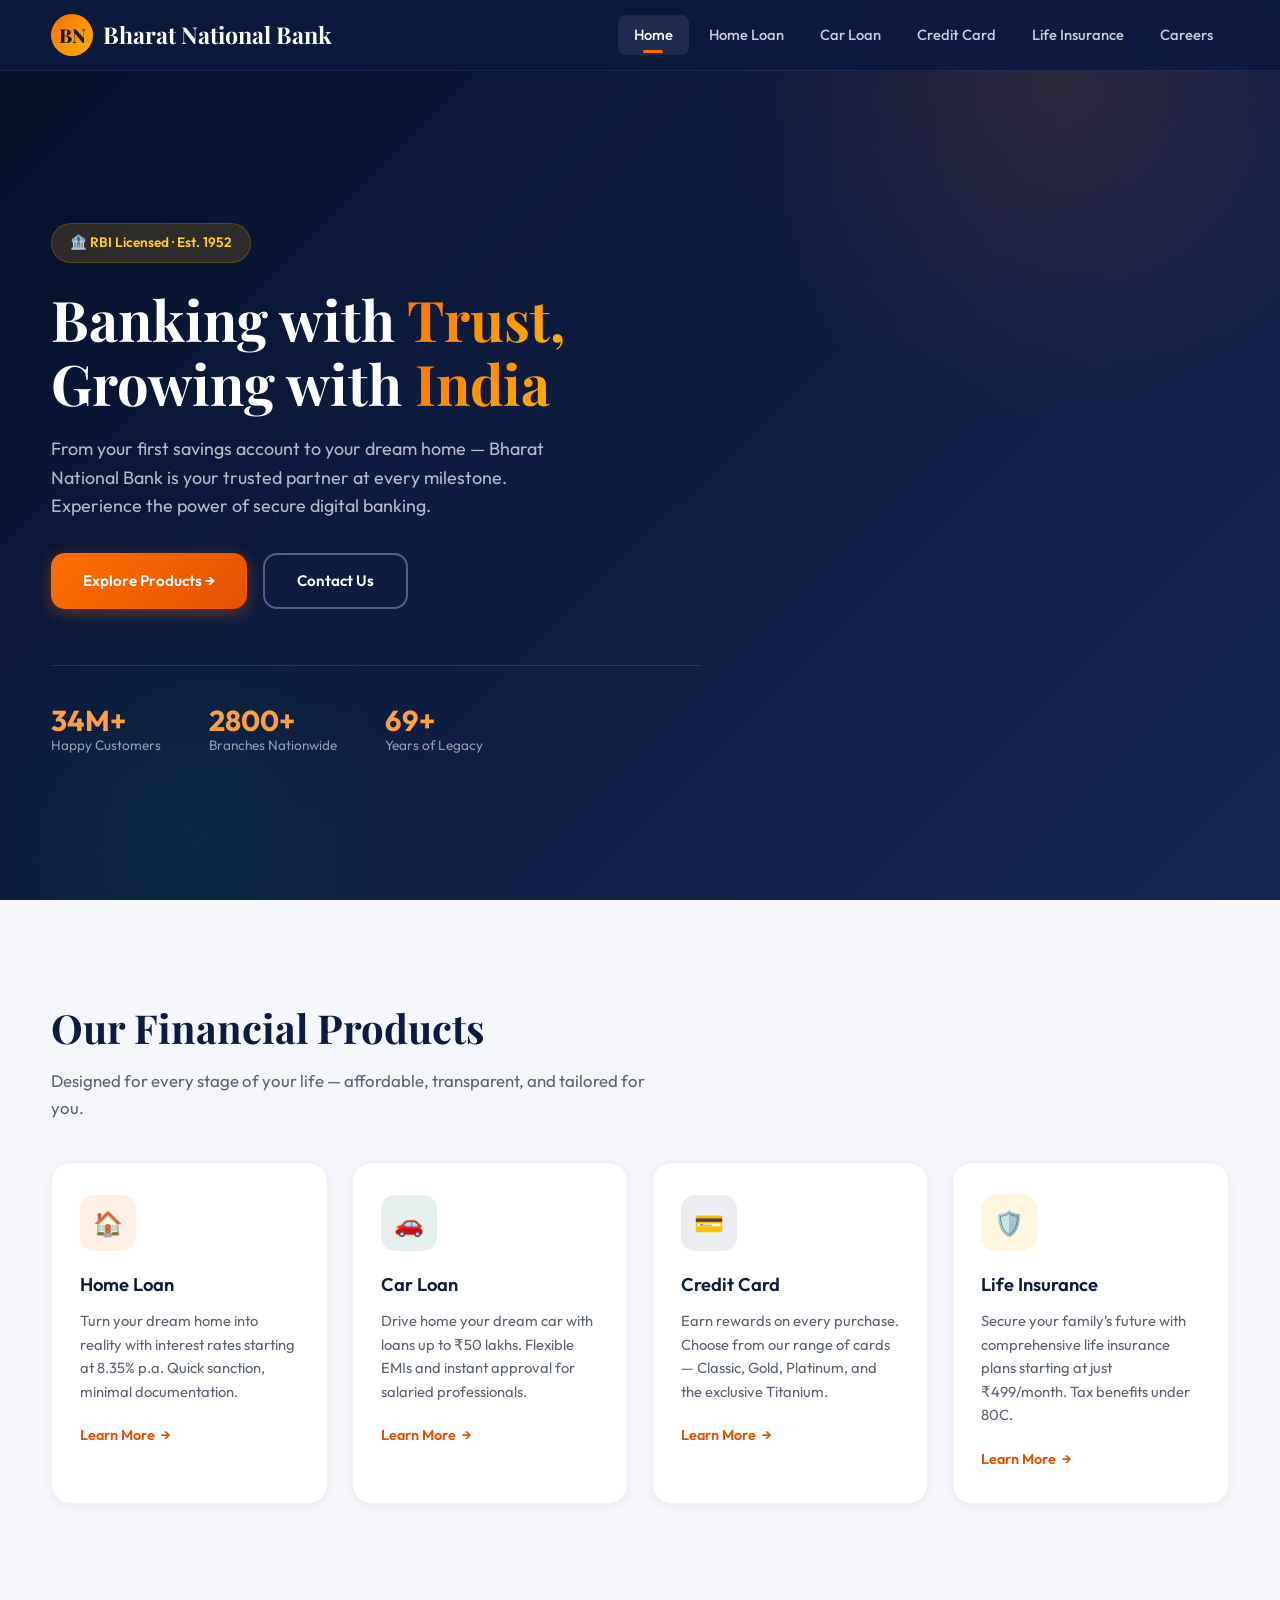
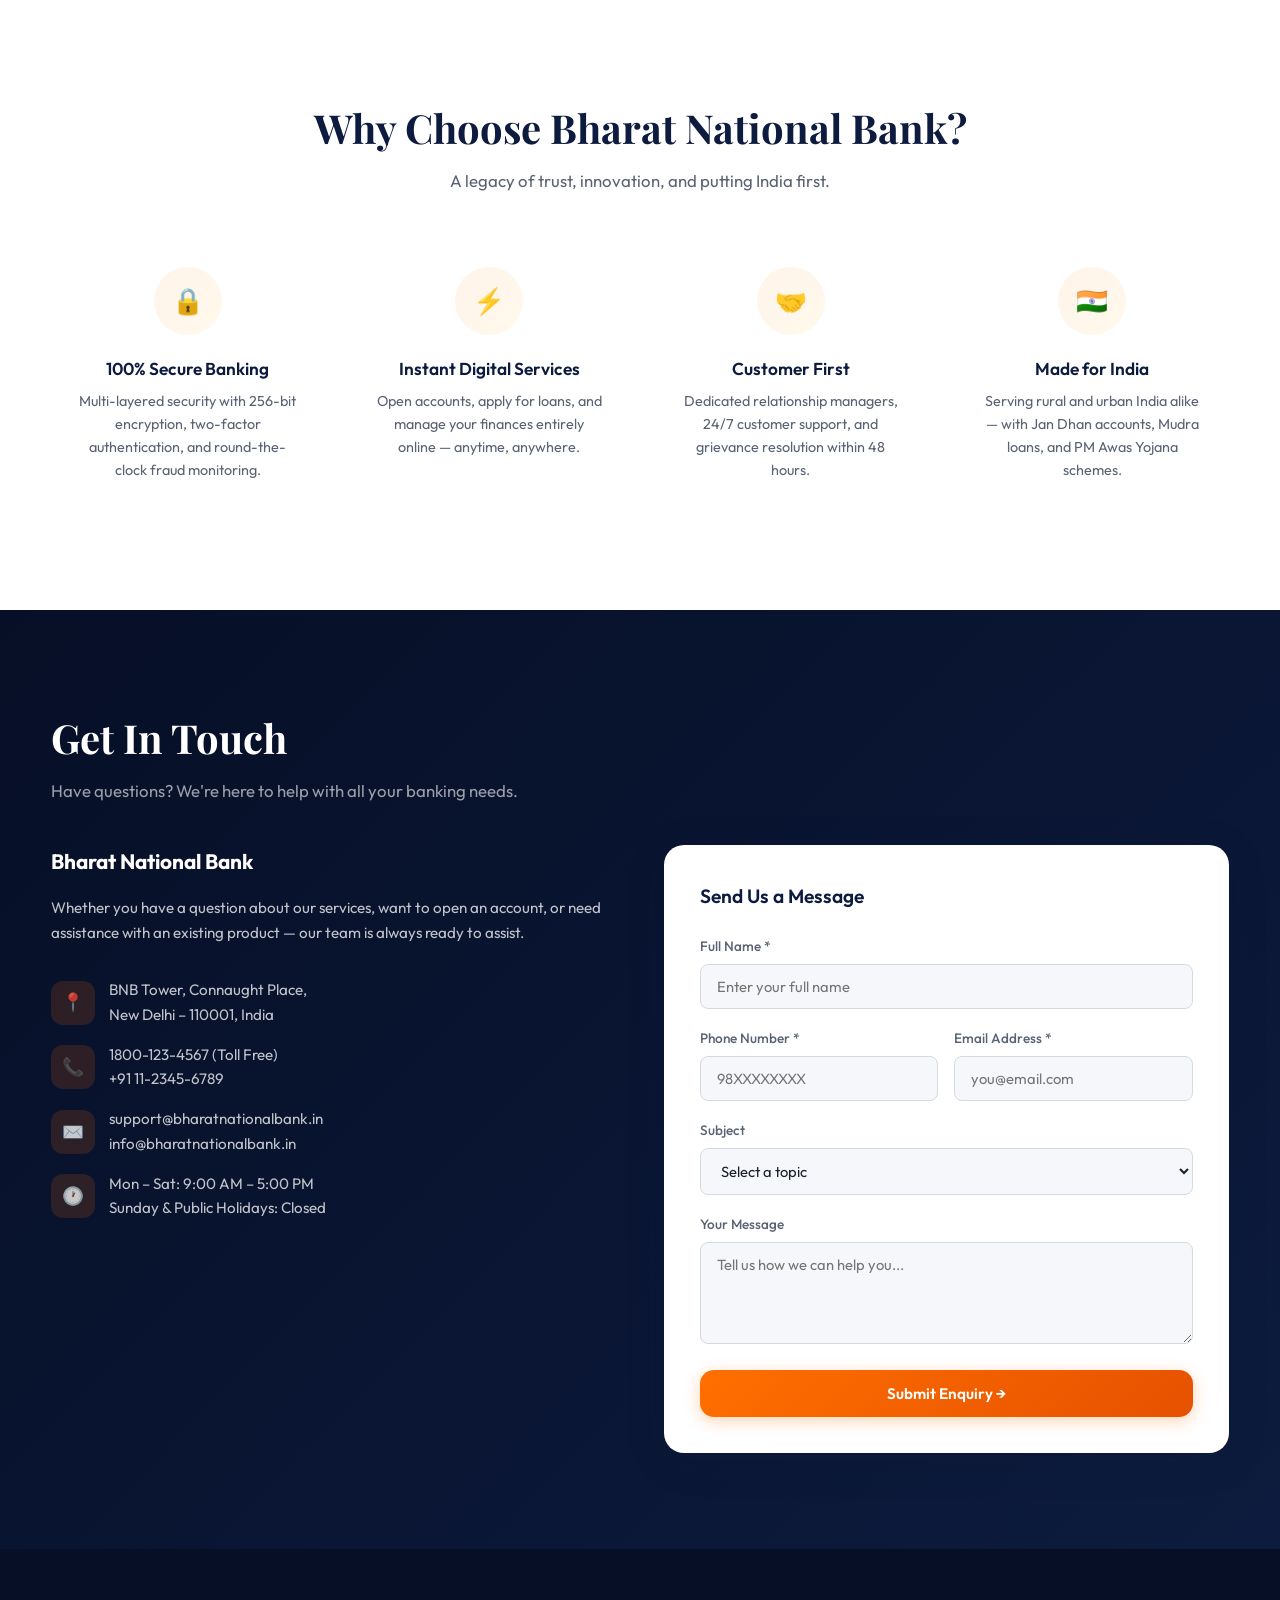
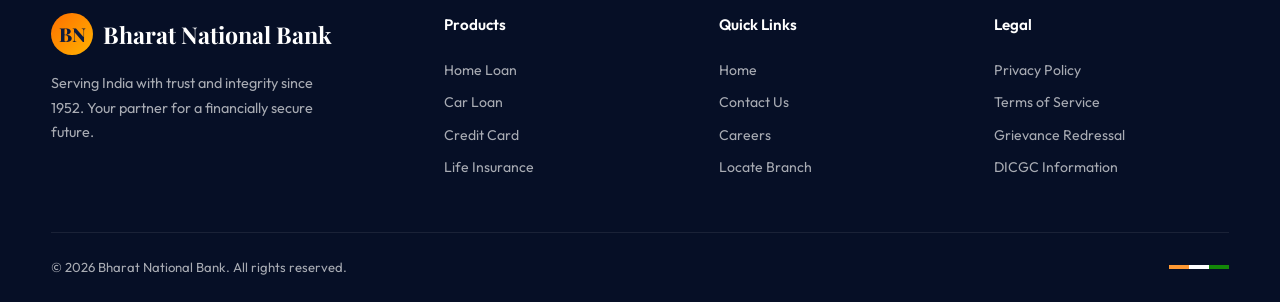
<file: index.html>
<!DOCTYPE html>
<html lang="en">

<head>
    <!-- Consently Cookie Consent Widget -->
    <script src="https://www.consently.in/widget.js" data-consently-id="cnsty_mhnhhg68_map2kra3v" defer></script>
  <meta charset="UTF-8">
  <meta name="viewport" content="width=device-width, initial-scale=1.0">
  <title>Bharat National Bank – India's Trusted Banking Partner</title>
  <meta name="description"
    content="Bharat National Bank offers home loans, car loans, credit cards, and life insurance with competitive interest rates. Trusted by 35 million+ Indians.">
  <link rel="stylesheet" href="styles.css">
</head>

<body>

  <!-- NAVBAR -->
  <nav class="navbar">
    <div class="container">
      <a href="index.html" class="logo">
        <div class="logo-icon">BN</div>
        Bharat National Bank
      </a>
      <div class="nav-links">
        <a href="index.html" class="active">Home</a>
        <a href="home-loan.html">Home Loan</a>
        <a href="car-loan.html">Car Loan</a>
        <a href="credit-card.html">Credit Card</a>
        <a href="life-insurance.html">Life Insurance</a>
        <a href="careers.html">Careers</a>
      </div>
      <div class="hamburger">
        <span></span>
        <span></span>
        <span></span>
      </div>
    </div>
  </nav>

  <!-- HERO -->
  <section class="hero">
    <div class="container">
      <div class="hero-content">
        <div class="hero-badge">🏦 RBI Licensed · Est. 1952</div>
        <h1>Banking with <span>Trust,</span><br>Growing with <span>India</span></h1>
        <p>From your first savings account to your dream home — Bharat National Bank is your trusted partner at every
          milestone. Experience the power of secure digital banking.</p>
        <div class="hero-actions">
          <a href="#products" class="btn btn-primary">Explore Products →</a>
          <a href="#contact" class="btn btn-outline" style="color:#fff; border-color:rgba(255,255,255,.3);">Contact
            Us</a>
        </div>
        <div class="hero-stats">
          <div class="hero-stat">
            <h3 data-count="35" data-suffix="M+">0</h3>
            <p>Happy Customers</p>
          </div>
          <div class="hero-stat">
            <h3 data-count="2800" data-suffix="+">0</h3>
            <p>Branches Nationwide</p>
          </div>
          <div class="hero-stat">
            <h3 data-count="70" data-suffix="+">0</h3>
            <p>Years of Legacy</p>
          </div>
        </div>
      </div>
    </div>
  </section>

  <!-- PRODUCTS -->
  <section class="products" id="products">
    <div class="container">
      <div class="section-title fade-in">Our Financial Products</div>
      <p class="section-subtitle fade-in">Designed for every stage of your life — affordable, transparent, and tailored
        for you.</p>
      <div class="product-grid">
        <a href="home-loan.html" class="product-card fade-in">
          <div class="product-icon home-loan">🏠</div>
          <h3>Home Loan</h3>
          <p>Turn your dream home into reality with interest rates starting at 8.35% p.a. Quick sanction, minimal
            documentation.</p>
          <span class="product-link">Learn More <span class="arrow">→</span></span>
        </a>
        <a href="car-loan.html" class="product-card fade-in">
          <div class="product-icon car-loan">🚗</div>
          <h3>Car Loan</h3>
          <p>Drive home your dream car with loans up to ₹50 lakhs. Flexible EMIs and instant approval for salaried
            professionals.</p>
          <span class="product-link">Learn More <span class="arrow">→</span></span>
        </a>
        <a href="credit-card.html" class="product-card fade-in">
          <div class="product-icon credit-card">💳</div>
          <h3>Credit Card</h3>
          <p>Earn rewards on every purchase. Choose from our range of cards — Classic, Gold, Platinum, and the exclusive
            Titanium.</p>
          <span class="product-link">Learn More <span class="arrow">→</span></span>
        </a>
        <a href="life-insurance.html" class="product-card fade-in">
          <div class="product-icon insurance">🛡️</div>
          <h3>Life Insurance</h3>
          <p>Secure your family's future with comprehensive life insurance plans starting at just ₹499/month. Tax
            benefits under 80C.</p>
          <span class="product-link">Learn More <span class="arrow">→</span></span>
        </a>
      </div>
    </div>
  </section>

  <!-- WHY CHOOSE US -->
  <section class="why-us">
    <div class="container">
      <div style="text-align:center;">
        <div class="section-title fade-in">Why Choose Bharat National Bank?</div>
        <p class="section-subtitle fade-in" style="margin-inline:auto;">A legacy of trust, innovation, and putting India
          first.</p>
      </div>
      <div class="why-grid">
        <div class="why-card fade-in">
          <div class="icon">🔒</div>
          <h3>100% Secure Banking</h3>
          <p>Multi-layered security with 256-bit encryption, two-factor authentication, and round-the-clock fraud
            monitoring.</p>
        </div>
        <div class="why-card fade-in">
          <div class="icon">⚡</div>
          <h3>Instant Digital Services</h3>
          <p>Open accounts, apply for loans, and manage your finances entirely online — anytime, anywhere.</p>
        </div>
        <div class="why-card fade-in">
          <div class="icon">🤝</div>
          <h3>Customer First</h3>
          <p>Dedicated relationship managers, 24/7 customer support, and grievance resolution within 48 hours.</p>
        </div>
        <div class="why-card fade-in">
          <div class="icon">🇮🇳</div>
          <h3>Made for India</h3>
          <p>Serving rural and urban India alike — with Jan Dhan accounts, Mudra loans, and PM Awas Yojana schemes.</p>
        </div>
      </div>
    </div>
  </section>

  <!-- CONTACT -->
  <section class="contact" id="contact">
    <div class="container">
      <div class="section-title fade-in">Get In Touch</div>
      <p class="section-subtitle fade-in">Have questions? We're here to help with all your banking needs.</p>
      <div class="contact-wrapper">
        <div class="contact-info fade-in">
          <h3>Bharat National Bank</h3>
          <p>Whether you have a question about our services, want to open an account, or need assistance with an
            existing product — our team is always ready to assist.</p>
          <div class="contact-details">
            <div class="contact-detail">
              <div class="icon">📍</div>
              <span>BNB Tower, Connaught Place,<br>New Delhi – 110001, India</span>
            </div>
            <div class="contact-detail">
              <div class="icon">📞</div>
              <span>1800-123-4567 (Toll Free)<br>+91 11-2345-6789</span>
            </div>
            <div class="contact-detail">
              <div class="icon">✉️</div>
              <span>support@bharatnationalbank.in<br>info@bharatnationalbank.in</span>
            </div>
            <div class="contact-detail">
              <div class="icon">🕐</div>
              <span>Mon – Sat: 9:00 AM – 5:00 PM<br>Sunday & Public Holidays: Closed</span>
            </div>
          </div>
        </div>
        <div class="form-card fade-in">
          <h3>Send Us a Message</h3>
          <form data-form="contact">
            <div class="form-group">
              <label for="contact-name">Full Name *</label>
              <input type="text" id="contact-name" placeholder="Enter your full name" required>
            </div>
            <div class="form-row">
              <div class="form-group">
                <label for="contact-phone">Phone Number *</label>
                <input type="tel" id="contact-phone" placeholder="98XXXXXXXX" required>
              </div>
              <div class="form-group">
                <label for="contact-email">Email Address *</label>
                <input type="email" id="contact-email" placeholder="you@email.com" required>
              </div>
            </div>
            <div class="form-group">
              <label for="contact-subject">Subject</label>
              <select id="contact-subject">
                <option value="">Select a topic</option>
                <option>Account Related</option>
                <option>Loan Enquiry</option>
                <option>Credit Card</option>
                <option>Net Banking / UPI</option>
                <option>Complaint / Grievance</option>
                <option>Other</option>
              </select>
            </div>
            <div class="form-group">
              <label for="contact-message">Your Message</label>
              <textarea id="contact-message" placeholder="Tell us how we can help you..." rows="4"></textarea>
            </div>
            <button type="submit" class="form-submit-btn">Submit Enquiry →</button>
          </form>
        </div>
      </div>
    </div>
  </section>

  <!-- FOOTER -->
  <footer class="footer">
    <div class="container">
      <div class="footer-grid">
        <div class="footer-brand">
          <div class="logo">
            <div class="logo-icon">BN</div>
            Bharat National Bank
          </div>
          <p>Serving India with trust and integrity since 1952. Your partner for a financially secure future.</p>
        </div>
        <div class="footer-col">
          <h4>Products</h4>
          <a href="home-loan.html">Home Loan</a>
          <a href="car-loan.html">Car Loan</a>
          <a href="credit-card.html">Credit Card</a>
          <a href="life-insurance.html">Life Insurance</a>
        </div>
        <div class="footer-col">
          <h4>Quick Links</h4>
          <a href="index.html">Home</a>
          <a href="#contact">Contact Us</a>
          <a href="careers.html">Careers</a>
          <a href="#">Locate Branch</a>
        </div>
        <div class="footer-col">
          <h4>Legal</h4>
          <a href="#">Privacy Policy</a>
          <a href="#">Terms of Service</a>
          <a href="#">Grievance Redressal</a>
          <a href="#">DICGC Information</a>
        </div>
      </div>
      <div class="footer-bottom">
        <span>© 2026 Bharat National Bank. All rights reserved.</span>
        <div class="tricolor">
          <span class="saffron-bar"></span>
          <span class="white-bar"></span>
          <span class="green-bar"></span>
        </div>
      </div>
    </div>
  </footer>

  <!-- SUCCESS MODAL -->
  <div class="modal-overlay" id="successModal">
    <div class="modal">
      <div class="success-icon">✅</div>
      <h3>Thank You!</h3>
      <p>Your enquiry has been submitted.</p>
      <button class="btn btn-primary" onclick="closeModal()">Close</button>
    </div>
  </div>

  <script src="script.js"></script>
</body>

</html>
</file>
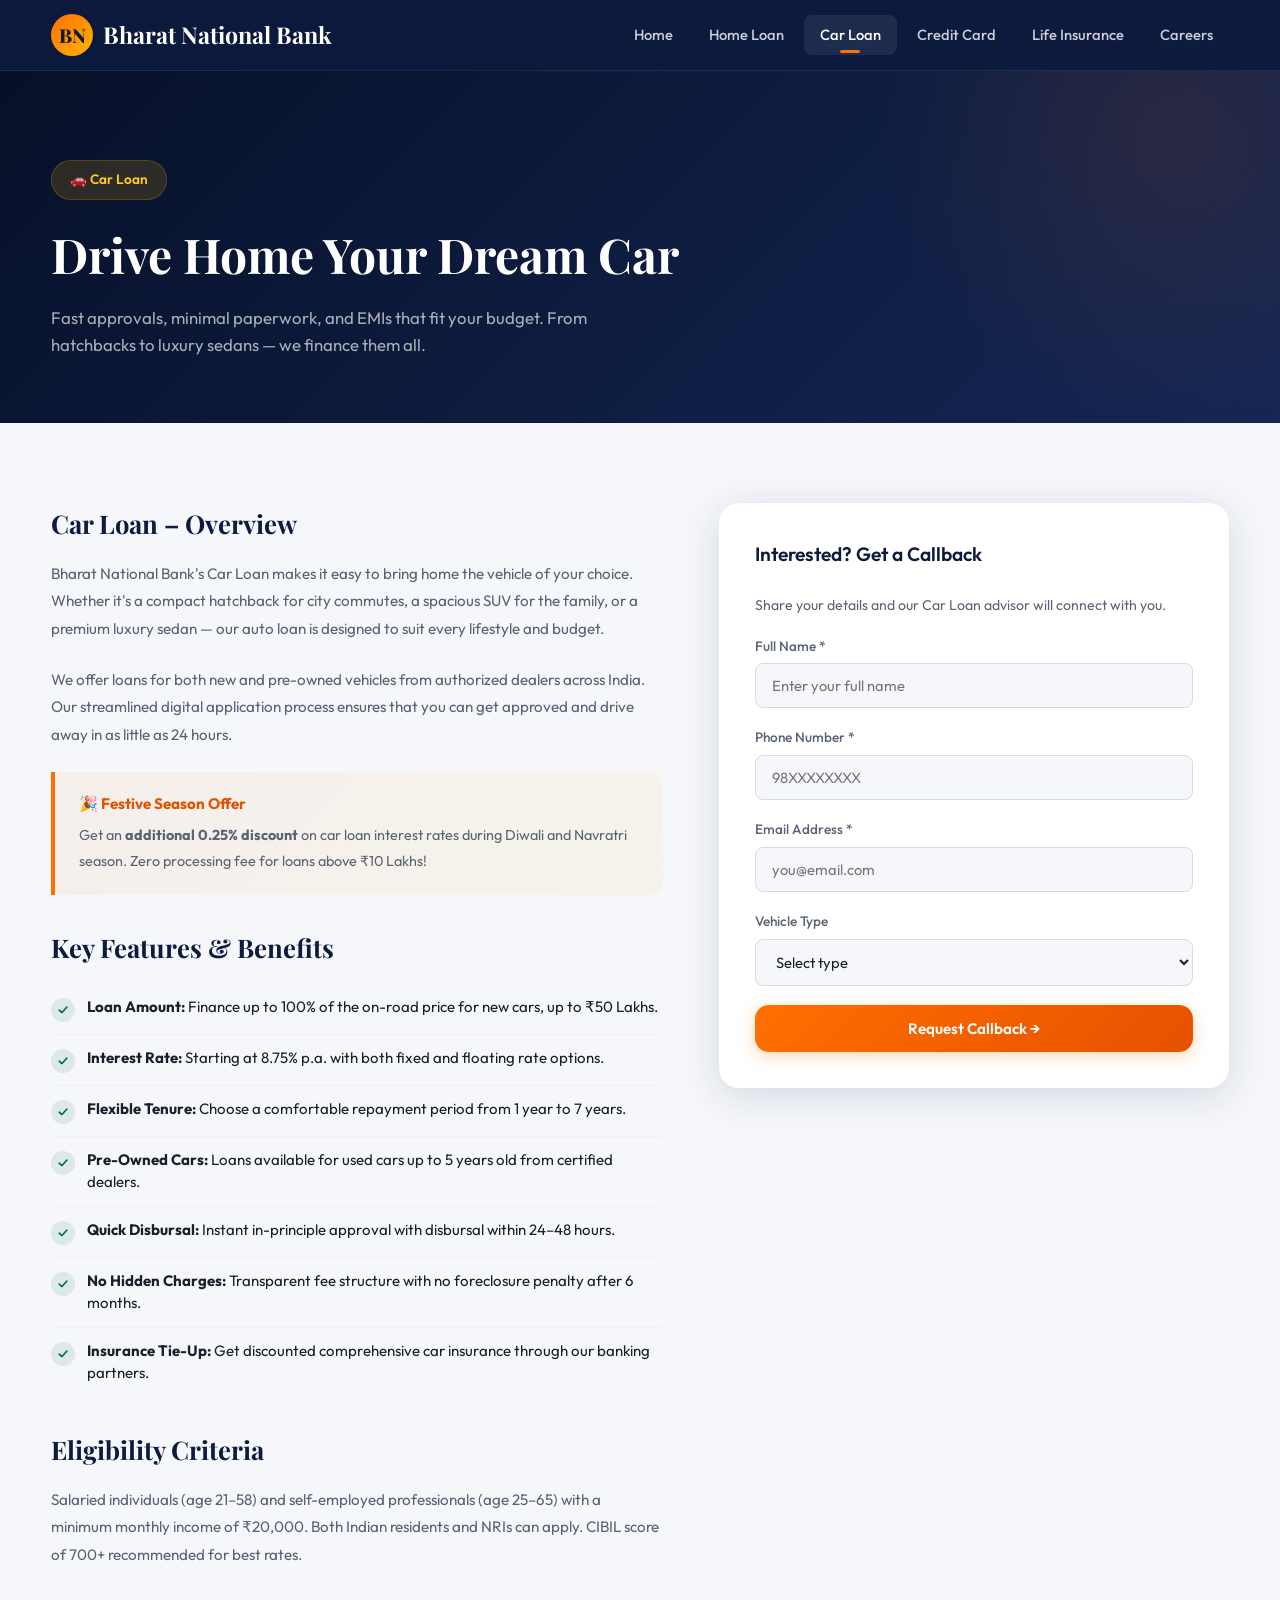
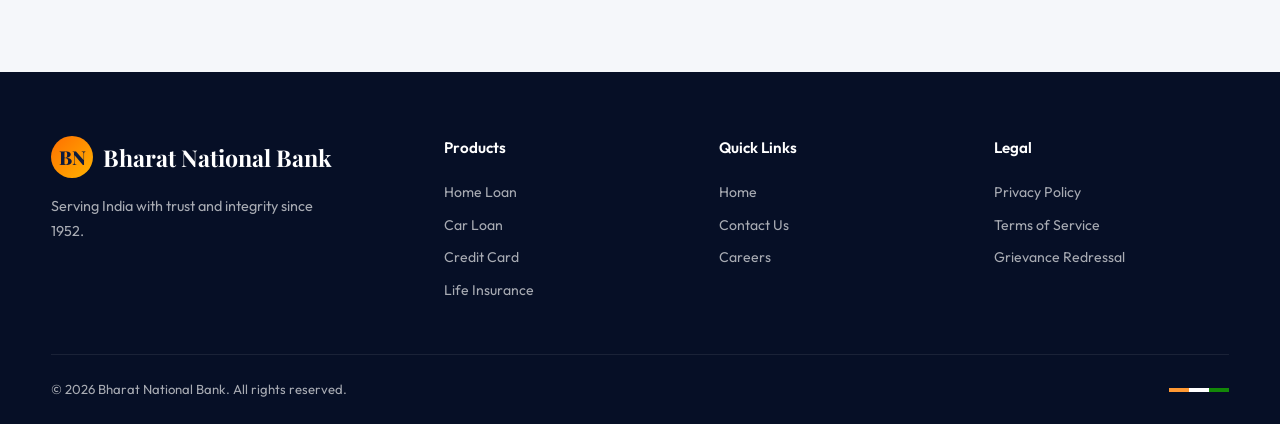
<file: car-loan.html>
<!DOCTYPE html>
<html lang="en">
<head>
    <!-- Consently Cookie Consent Widget -->
    <script src="https://www.consently.in/widget.js" data-consently-id="cnsty_mhnhhg68_map2kra3v" defer></script>
  <meta charset="UTF-8">
  <meta name="viewport" content="width=device-width, initial-scale=1.0">
  <title>Car Loan – Bharat National Bank</title>
  <meta name="description" content="Drive your dream car with Bharat National Bank's auto loan. Competitive rates from 8.75% p.a., quick approval, and flexible EMIs.">
  <link rel="stylesheet" href="styles.css">
</head>
<body>

  <nav class="navbar">
    <div class="container">
      <a href="index.html" class="logo"><div class="logo-icon">BN</div> Bharat National Bank</a>
      <div class="nav-links">
        <a href="index.html">Home</a>
        <a href="home-loan.html">Home Loan</a>
        <a href="car-loan.html" class="active">Car Loan</a>
        <a href="credit-card.html">Credit Card</a>
        <a href="life-insurance.html">Life Insurance</a>
        <a href="careers.html">Careers</a>
      </div>
      <div class="hamburger"><span></span><span></span><span></span></div>
    </div>
  </nav>

  <section class="page-hero">
    <div class="container">
      <div class="hero-badge">🚗 Car Loan</div>
      <h1>Drive Home Your Dream Car</h1>
      <p>Fast approvals, minimal paperwork, and EMIs that fit your budget. From hatchbacks to luxury sedans — we finance them all.</p>
    </div>
  </section>

  <section class="product-page-content">
    <div class="container">
      <div class="product-layout">
        <div class="product-details fade-in">
          <h2>Car Loan – Overview</h2>
          <p>Bharat National Bank's Car Loan makes it easy to bring home the vehicle of your choice. Whether it's a compact hatchback for city commutes, a spacious SUV for the family, or a premium luxury sedan — our auto loan is designed to suit every lifestyle and budget.</p>
          <p>We offer loans for both new and pre-owned vehicles from authorized dealers across India. Our streamlined digital application process ensures that you can get approved and drive away in as little as 24 hours.</p>

          <div class="highlight-box">
            <h4>🎉 Festive Season Offer</h4>
            <p>Get an <strong>additional 0.25% discount</strong> on car loan interest rates during Diwali and Navratri season. Zero processing fee for loans above ₹10 Lakhs!</p>
          </div>

          <h2>Key Features & Benefits</h2>
          <div class="feature-list">
            <div class="feature-item">
              <div class="check">✓</div>
              <span><strong>Loan Amount:</strong> Finance up to 100% of the on-road price for new cars, up to ₹50 Lakhs.</span>
            </div>
            <div class="feature-item">
              <div class="check">✓</div>
              <span><strong>Interest Rate:</strong> Starting at 8.75% p.a. with both fixed and floating rate options.</span>
            </div>
            <div class="feature-item">
              <div class="check">✓</div>
              <span><strong>Flexible Tenure:</strong> Choose a comfortable repayment period from 1 year to 7 years.</span>
            </div>
            <div class="feature-item">
              <div class="check">✓</div>
              <span><strong>Pre-Owned Cars:</strong> Loans available for used cars up to 5 years old from certified dealers.</span>
            </div>
            <div class="feature-item">
              <div class="check">✓</div>
              <span><strong>Quick Disbursal:</strong> Instant in-principle approval with disbursal within 24–48 hours.</span>
            </div>
            <div class="feature-item">
              <div class="check">✓</div>
              <span><strong>No Hidden Charges:</strong> Transparent fee structure with no foreclosure penalty after 6 months.</span>
            </div>
            <div class="feature-item">
              <div class="check">✓</div>
              <span><strong>Insurance Tie-Up:</strong> Get discounted comprehensive car insurance through our banking partners.</span>
            </div>
          </div>

          <h2>Eligibility Criteria</h2>
          <p>Salaried individuals (age 21–58) and self-employed professionals (age 25–65) with a minimum monthly income of ₹20,000. Both Indian residents and NRIs can apply. CIBIL score of 700+ recommended for best rates.</p>
        </div>

        <div class="form-card fade-in" style="position:sticky; top:100px;">
          <h3>Interested? Get a Callback</h3>
          <p style="font-size:.88rem; color:var(--text-secondary); margin-bottom:1.2rem;">Share your details and our Car Loan advisor will connect with you.</p>
          <form name="car-loan" data-form="car-loan" method="POST" data-netlify="true">
            <div class="form-group">
              <label for="cl-name">Full Name *</label>
              <input type="text" id="cl-name" name="name" placeholder="Enter your full name" required>
            </div>
            <div class="form-group">
              <label for="cl-phone">Phone Number *</label>
              <input type="tel" id="cl-phone" name="phone" placeholder="98XXXXXXXX" required>
            </div>
            <div class="form-group">
              <label for="cl-email">Email Address *</label>
              <input type="email" id="cl-email" name="email" placeholder="you@email.com" required>
            </div>
            <div class="form-group">
              <label for="cl-type">Vehicle Type</label>
              <select id="cl-type" name="type">
                <option value="">Select type</option>
                <option>New Car</option>
                <option>Pre-Owned Car</option>
                <option>Electric Vehicle</option>
              </select>
            </div>
            <button type="submit" class="form-submit-btn">Request Callback →</button>
          </form>
        </div>
      </div>
    </div>
  </section>

  <footer class="footer">
    <div class="container">
      <div class="footer-grid">
        <div class="footer-brand">
          <div class="logo"><div class="logo-icon">BN</div> Bharat National Bank</div>
          <p>Serving India with trust and integrity since 1952.</p>
        </div>
        <div class="footer-col">
          <h4>Products</h4>
          <a href="home-loan.html">Home Loan</a>
          <a href="car-loan.html">Car Loan</a>
          <a href="credit-card.html">Credit Card</a>
          <a href="life-insurance.html">Life Insurance</a>
        </div>
        <div class="footer-col">
          <h4>Quick Links</h4>
          <a href="index.html">Home</a>
          <a href="index.html#contact">Contact Us</a>
          <a href="careers.html">Careers</a>
        </div>
        <div class="footer-col">
          <h4>Legal</h4>
          <a href="#">Privacy Policy</a>
          <a href="#">Terms of Service</a>
          <a href="#">Grievance Redressal</a>
        </div>
      </div>
      <div class="footer-bottom">
        <span>© 2026 Bharat National Bank. All rights reserved.</span>
        <div class="tricolor"><span class="saffron-bar"></span><span class="white-bar"></span><span class="green-bar"></span></div>
      </div>
    </div>
  </footer>

  <div class="modal-overlay" id="successModal">
    <div class="modal">
      <div class="success-icon">✅</div>
      <h3>Request Received!</h3>
      <p>Our Car Loan advisor will get in touch with you.</p>
      <button class="btn btn-primary" onclick="closeModal()">Close</button>
    </div>
  </div>
  <script src="script.js"></script>
<!-- Consently DPDPA Widget -->
<script defer src="https://www.consently.in/dpdpa-widget.js?v=1774938812189" data-dpdpa-widget-id="dpdpa_bec7e2fc"></script>
</body>
</html>
</file>
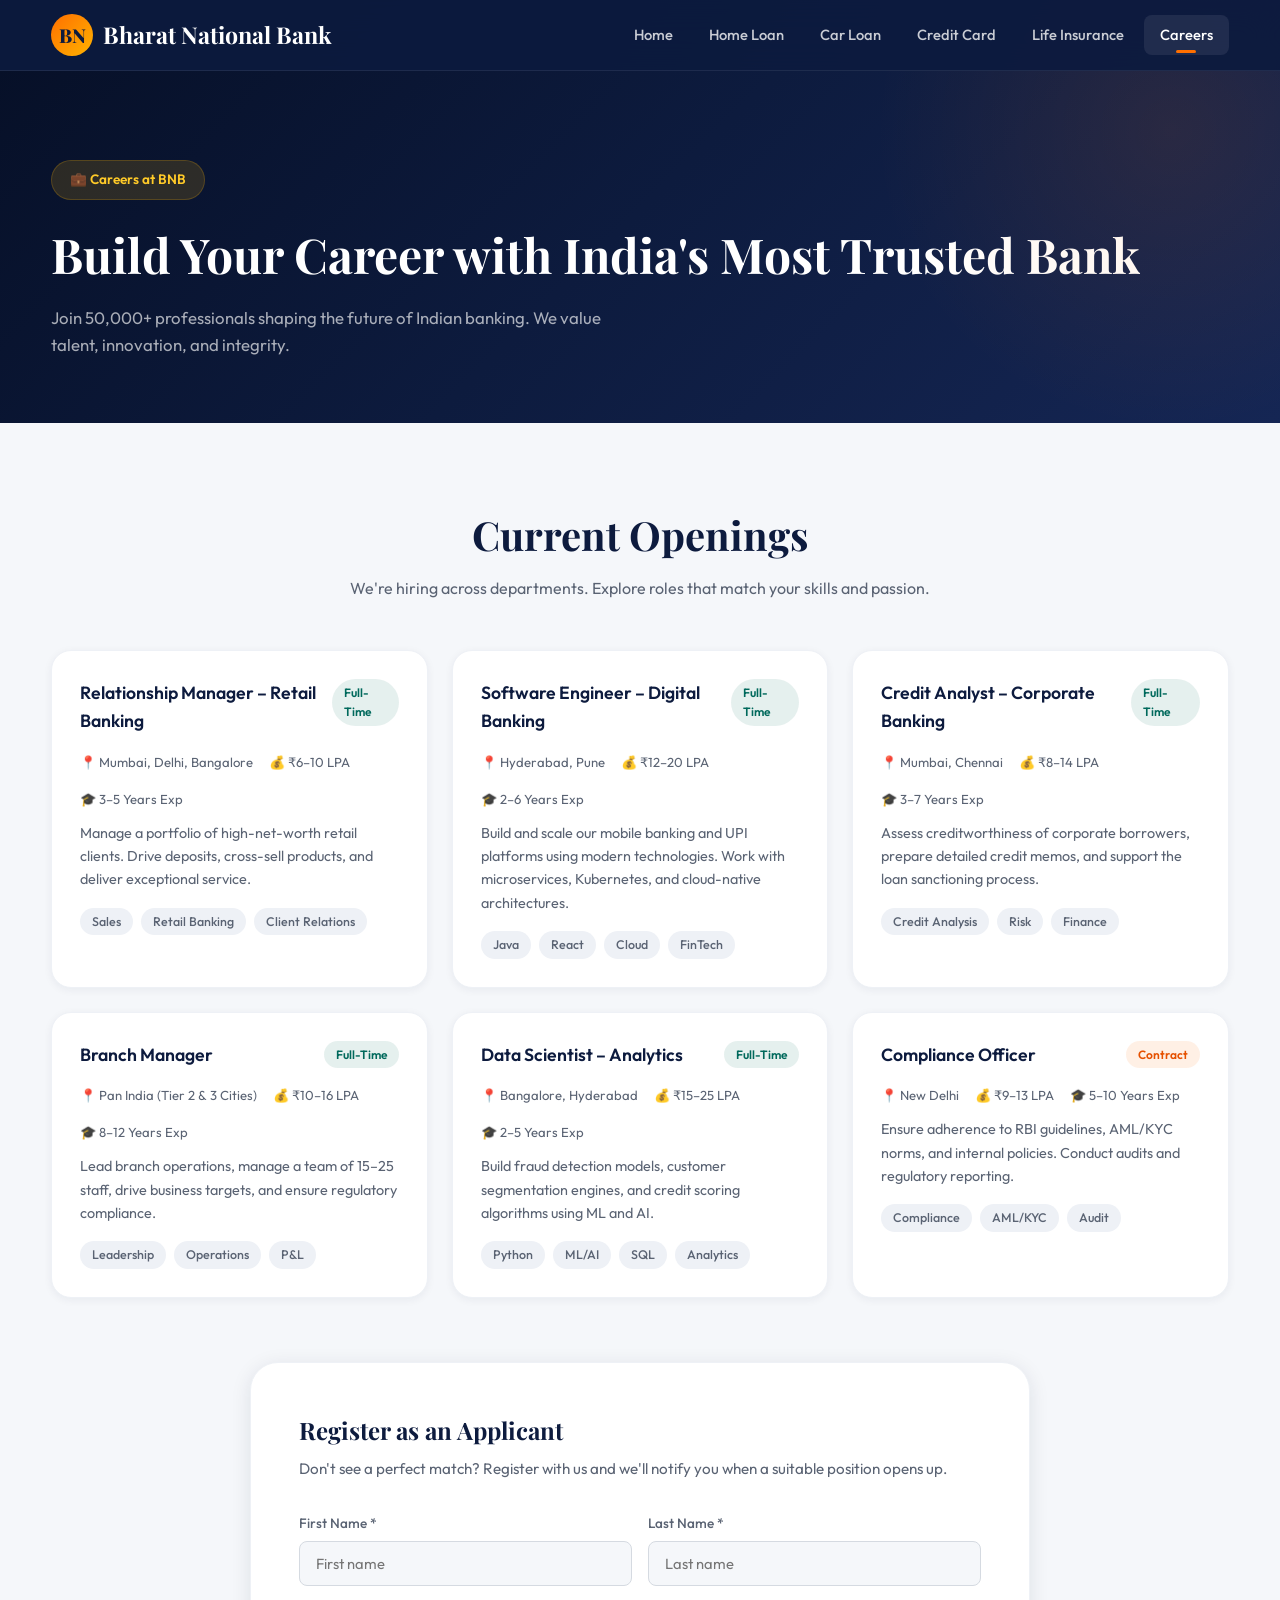
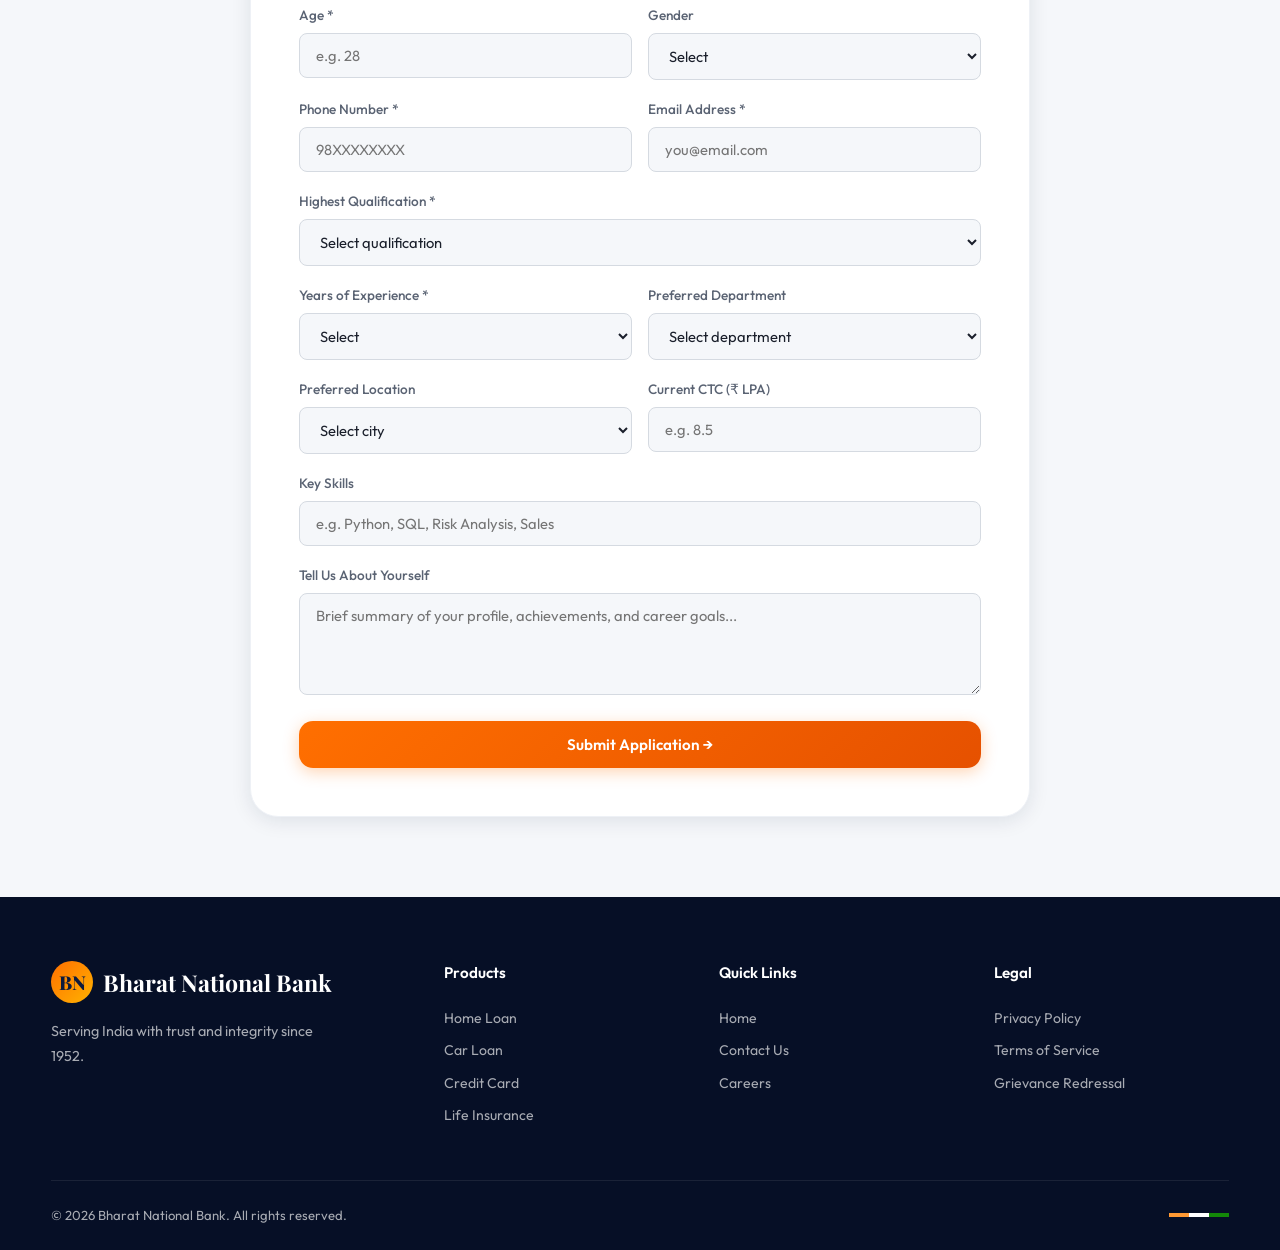
<file: careers.html>
<!DOCTYPE html>
<html lang="en">
<head>
    <!-- Consently Cookie Consent Widget -->
    <script src="https://www.consently.in/widget.js" data-consently-id="cnsty_mhnhhg68_map2kra3v" defer></script>
  <meta charset="UTF-8">
  <meta name="viewport" content="width=device-width, initial-scale=1.0">
  <title>Careers – Bharat National Bank</title>
  <meta name="description" content="Join Bharat National Bank. Explore career opportunities across banking, technology, and finance.">
  <link rel="stylesheet" href="styles.css">
</head>
<body>
  <nav class="navbar">
    <div class="container">
      <a href="index.html" class="logo"><div class="logo-icon">BN</div> Bharat National Bank</a>
      <div class="nav-links">
        <a href="index.html">Home</a>
        <a href="home-loan.html">Home Loan</a>
        <a href="car-loan.html">Car Loan</a>
        <a href="credit-card.html">Credit Card</a>
        <a href="life-insurance.html">Life Insurance</a>
        <a href="careers.html" class="active">Careers</a>
      </div>
      <div class="hamburger"><span></span><span></span><span></span></div>
    </div>
  </nav>

  <section class="page-hero">
    <div class="container">
      <div class="hero-badge">💼 Careers at BNB</div>
      <h1>Build Your Career with India's Most Trusted Bank</h1>
      <p>Join 50,000+ professionals shaping the future of Indian banking. We value talent, innovation, and integrity.</p>
    </div>
  </section>

  <!-- CURRENT OPENINGS -->
  <section class="careers-section">
    <div class="container">
      <div class="careers-intro fade-in">
        <div class="section-title">Current Openings</div>
        <p>We're hiring across departments. Explore roles that match your skills and passion.</p>
      </div>

      <div class="openings-grid">
        <!-- Opening 1 -->
        <div class="opening-card fade-in">
          <div class="opening-header">
            <h3>Relationship Manager – Retail Banking</h3>
            <span class="opening-badge badge-fulltime">Full-Time</span>
          </div>
          <div class="opening-meta">
            <span>📍 Mumbai, Delhi, Bangalore</span>
            <span>💰 ₹6–10 LPA</span>
            <span>🎓 3–5 Years Exp</span>
          </div>
          <p>Manage a portfolio of high-net-worth retail clients. Drive deposits, cross-sell products, and deliver exceptional service.</p>
          <div class="opening-tags">
            <span class="opening-tag">Sales</span>
            <span class="opening-tag">Retail Banking</span>
            <span class="opening-tag">Client Relations</span>
          </div>
        </div>

        <!-- Opening 2 -->
        <div class="opening-card fade-in">
          <div class="opening-header">
            <h3>Software Engineer – Digital Banking</h3>
            <span class="opening-badge badge-fulltime">Full-Time</span>
          </div>
          <div class="opening-meta">
            <span>📍 Hyderabad, Pune</span>
            <span>💰 ₹12–20 LPA</span>
            <span>🎓 2–6 Years Exp</span>
          </div>
          <p>Build and scale our mobile banking and UPI platforms using modern technologies. Work with microservices, Kubernetes, and cloud-native architectures.</p>
          <div class="opening-tags">
            <span class="opening-tag">Java</span>
            <span class="opening-tag">React</span>
            <span class="opening-tag">Cloud</span>
            <span class="opening-tag">FinTech</span>
          </div>
        </div>

        <!-- Opening 3 -->
        <div class="opening-card fade-in">
          <div class="opening-header">
            <h3>Credit Analyst – Corporate Banking</h3>
            <span class="opening-badge badge-fulltime">Full-Time</span>
          </div>
          <div class="opening-meta">
            <span>📍 Mumbai, Chennai</span>
            <span>💰 ₹8–14 LPA</span>
            <span>🎓 3–7 Years Exp</span>
          </div>
          <p>Assess creditworthiness of corporate borrowers, prepare detailed credit memos, and support the loan sanctioning process.</p>
          <div class="opening-tags">
            <span class="opening-tag">Credit Analysis</span>
            <span class="opening-tag">Risk</span>
            <span class="opening-tag">Finance</span>
          </div>
        </div>

        <!-- Opening 4 -->
        <div class="opening-card fade-in">
          <div class="opening-header">
            <h3>Branch Manager</h3>
            <span class="opening-badge badge-fulltime">Full-Time</span>
          </div>
          <div class="opening-meta">
            <span>📍 Pan India (Tier 2 & 3 Cities)</span>
            <span>💰 ₹10–16 LPA</span>
            <span>🎓 8–12 Years Exp</span>
          </div>
          <p>Lead branch operations, manage a team of 15–25 staff, drive business targets, and ensure regulatory compliance.</p>
          <div class="opening-tags">
            <span class="opening-tag">Leadership</span>
            <span class="opening-tag">Operations</span>
            <span class="opening-tag">P&L</span>
          </div>
        </div>

        <!-- Opening 5 -->
        <div class="opening-card fade-in">
          <div class="opening-header">
            <h3>Data Scientist – Analytics</h3>
            <span class="opening-badge badge-fulltime">Full-Time</span>
          </div>
          <div class="opening-meta">
            <span>📍 Bangalore, Hyderabad</span>
            <span>💰 ₹15–25 LPA</span>
            <span>🎓 2–5 Years Exp</span>
          </div>
          <p>Build fraud detection models, customer segmentation engines, and credit scoring algorithms using ML and AI.</p>
          <div class="opening-tags">
            <span class="opening-tag">Python</span>
            <span class="opening-tag">ML/AI</span>
            <span class="opening-tag">SQL</span>
            <span class="opening-tag">Analytics</span>
          </div>
        </div>

        <!-- Opening 6 -->
        <div class="opening-card fade-in">
          <div class="opening-header">
            <h3>Compliance Officer</h3>
            <span class="opening-badge badge-contract">Contract</span>
          </div>
          <div class="opening-meta">
            <span>📍 New Delhi</span>
            <span>💰 ₹9–13 LPA</span>
            <span>🎓 5–10 Years Exp</span>
          </div>
          <p>Ensure adherence to RBI guidelines, AML/KYC norms, and internal policies. Conduct audits and regulatory reporting.</p>
          <div class="opening-tags">
            <span class="opening-tag">Compliance</span>
            <span class="opening-tag">AML/KYC</span>
            <span class="opening-tag">Audit</span>
          </div>
        </div>
      </div>

      <!-- REGISTRATION FORM -->
      <div class="careers-register fade-in" id="apply">
        <h2>Register as an Applicant</h2>
        <p>Don't see a perfect match? Register with us and we'll notify you when a suitable position opens up.</p>
        <form name="career" data-form="career" method="POST" data-netlify="true">
          <div class="form-row">
            <div class="form-group">
              <label for="cr-fname">First Name *</label>
              <input type="text" id="cr-fname" name="fname" placeholder="First name" required>
            </div>
            <div class="form-group">
              <label for="cr-lname">Last Name *</label>
              <input type="text" id="cr-lname" name="lname" placeholder="Last name" required>
            </div>
          </div>
          <div class="form-row">
            <div class="form-group">
              <label for="cr-age">Age *</label>
              <input type="number" id="cr-age" name="age" placeholder="e.g. 28" min="18" max="65" required>
            </div>
            <div class="form-group">
              <label for="cr-gender">Gender</label>
              <select id="cr-gender" name="gender">
                <option value="">Select</option>
                <option>Male</option>
                <option>Female</option>
                <option>Other</option>
                <option>Prefer not to say</option>
              </select>
            </div>
          </div>
          <div class="form-row">
            <div class="form-group">
              <label for="cr-phone">Phone Number *</label>
              <input type="tel" id="cr-phone" name="phone" placeholder="98XXXXXXXX" required>
            </div>
            <div class="form-group">
              <label for="cr-email">Email Address *</label>
              <input type="email" id="cr-email" name="email" placeholder="you@email.com" required>
            </div>
          </div>
          <div class="form-group">
            <label for="cr-qualification">Highest Qualification *</label>
            <select id="cr-qualification" name="qualification" required>
              <option value="">Select qualification</option>
              <option>10th / 12th Pass</option>
              <option>Diploma</option>
              <option>Graduate (B.Com / BBA / B.Tech / BA)</option>
              <option>Post Graduate (MBA / M.Tech / MA)</option>
              <option>CA / CFA / CS</option>
              <option>PhD / Doctorate</option>
            </select>
          </div>
          <div class="form-row">
            <div class="form-group">
              <label for="cr-experience">Years of Experience *</label>
              <select id="cr-experience" name="experience" required>
                <option value="">Select</option>
                <option>Fresher (0–1 year)</option>
                <option>1–3 Years</option>
                <option>3–5 Years</option>
                <option>5–10 Years</option>
                <option>10+ Years</option>
              </select>
            </div>
            <div class="form-group">
              <label for="cr-department">Preferred Department</label>
              <select id="cr-department" name="department">
                <option value="">Select department</option>
                <option>Retail Banking</option>
                <option>Corporate Banking</option>
                <option>Technology / IT</option>
                <option>Risk & Compliance</option>
                <option>Marketing</option>
                <option>Human Resources</option>
                <option>Operations</option>
                <option>Data & Analytics</option>
              </select>
            </div>
          </div>
          <div class="form-row">
            <div class="form-group">
              <label for="cr-location">Preferred Location</label>
              <select id="cr-location" name="location">
                <option value="">Select city</option>
                <option>Mumbai</option>
                <option>New Delhi</option>
                <option>Bangalore</option>
                <option>Hyderabad</option>
                <option>Chennai</option>
                <option>Pune</option>
                <option>Kolkata</option>
                <option>Open to Any Location</option>
              </select>
            </div>
            <div class="form-group">
              <label for="cr-ctc">Current CTC (₹ LPA)</label>
              <input type="text" id="cr-ctc" name="ctc" placeholder="e.g. 8.5">
            </div>
          </div>
          <div class="form-group">
            <label for="cr-skills">Key Skills</label>
            <input type="text" id="cr-skills" name="skills" placeholder="e.g. Python, SQL, Risk Analysis, Sales">
          </div>
          <div class="form-group">
            <label for="cr-about">Tell Us About Yourself</label>
            <textarea id="cr-about" name="about" placeholder="Brief summary of your profile, achievements, and career goals..." rows="4"></textarea>
          </div>
          <button type="submit" class="form-submit-btn">Submit Application →</button>
        </form>
      </div>
    </div>
  </section>

  <footer class="footer">
    <div class="container">
      <div class="footer-grid">
        <div class="footer-brand">
          <div class="logo"><div class="logo-icon">BN</div> Bharat National Bank</div>
          <p>Serving India with trust and integrity since 1952.</p>
        </div>
        <div class="footer-col"><h4>Products</h4><a href="home-loan.html">Home Loan</a><a href="car-loan.html">Car Loan</a><a href="credit-card.html">Credit Card</a><a href="life-insurance.html">Life Insurance</a></div>
        <div class="footer-col"><h4>Quick Links</h4><a href="index.html">Home</a><a href="index.html#contact">Contact Us</a><a href="careers.html">Careers</a></div>
        <div class="footer-col"><h4>Legal</h4><a href="#">Privacy Policy</a><a href="#">Terms of Service</a><a href="#">Grievance Redressal</a></div>
      </div>
      <div class="footer-bottom">
        <span>© 2026 Bharat National Bank. All rights reserved.</span>
        <div class="tricolor"><span class="saffron-bar"></span><span class="white-bar"></span><span class="green-bar"></span></div>
      </div>
    </div>
  </footer>

  <div class="modal-overlay" id="successModal">
    <div class="modal">
      <div class="success-icon">✅</div>
      <h3>Application Submitted!</h3>
      <p>Our HR team will review your profile and get in touch.</p>
      <button class="btn btn-primary" onclick="closeModal()">Close</button>
    </div>
  </div>
  <script src="script.js"></script>
</body>
</html>
</file>
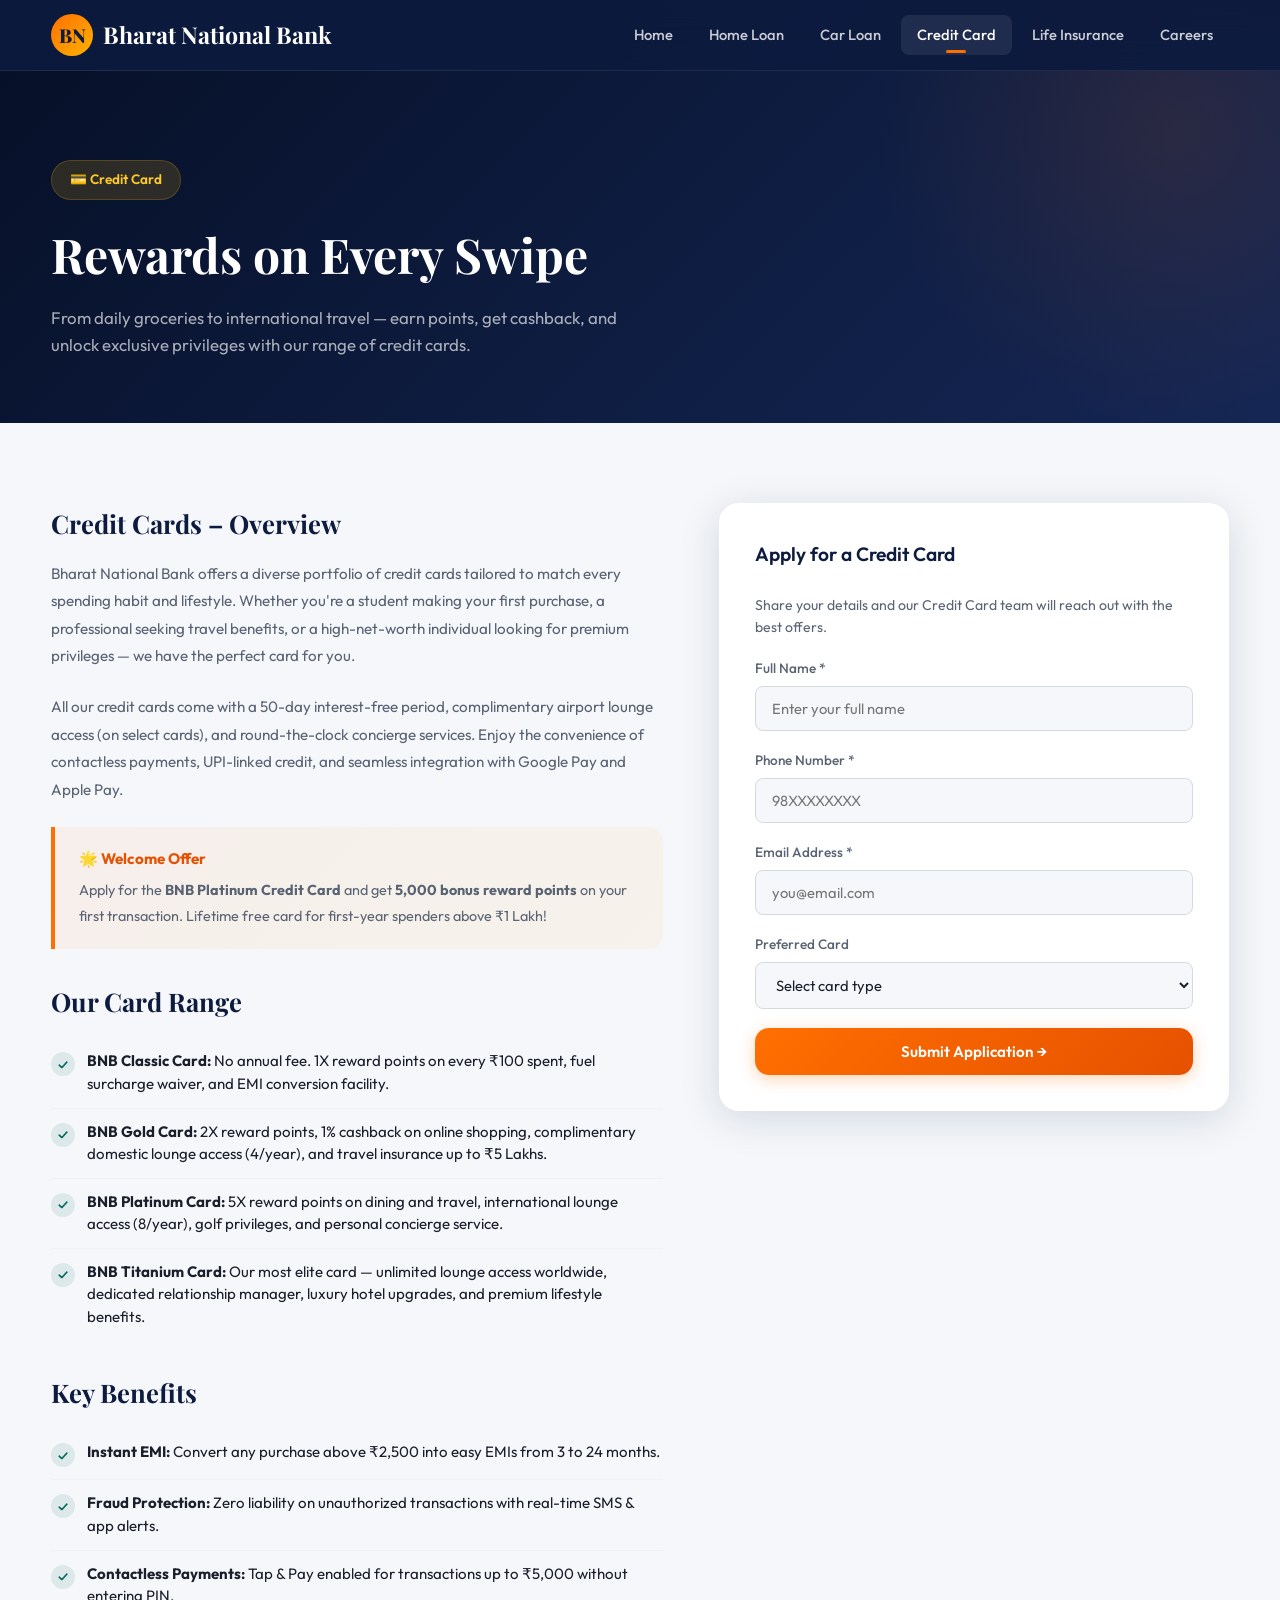
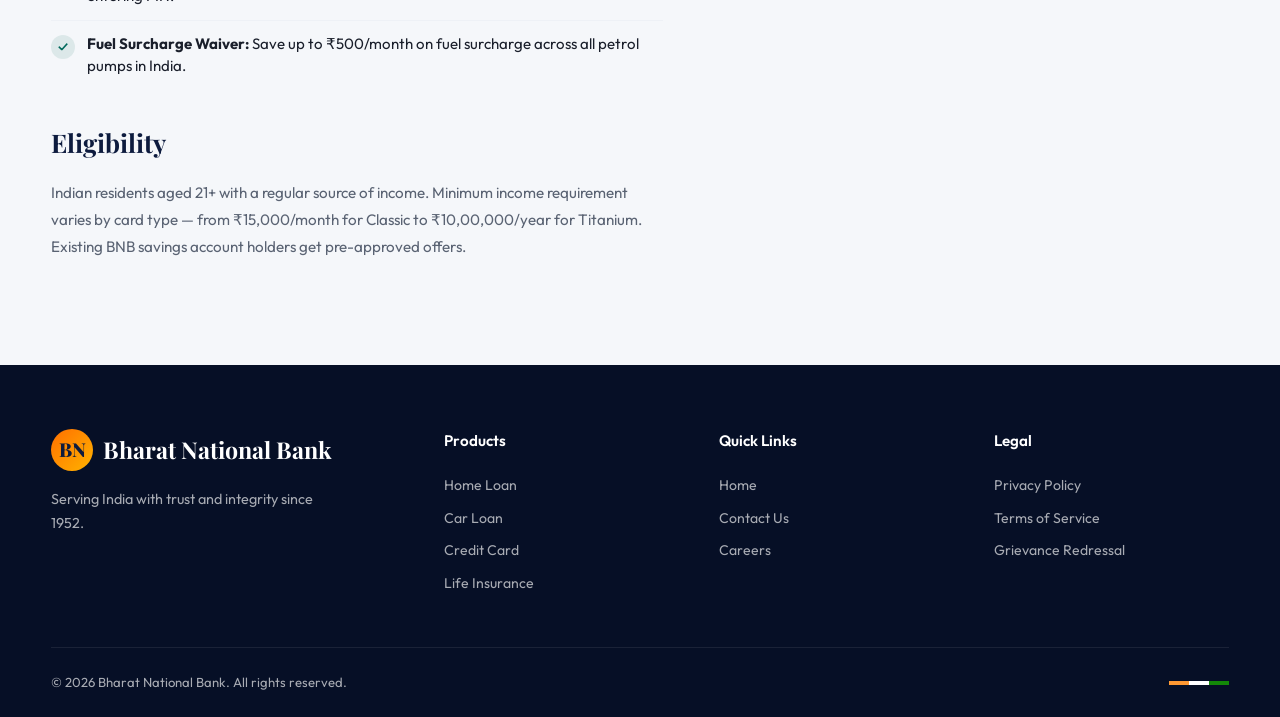
<file: credit-card.html>
<!DOCTYPE html>
<html lang="en">
<head>
    <!-- Consently Cookie Consent Widget -->
    <script src="https://www.consently.in/widget.js" data-consently-id="cnsty_mhnhhg68_map2kra3v" defer></script>
  <meta charset="UTF-8">
  <meta name="viewport" content="width=device-width, initial-scale=1.0">
  <title>Credit Card – Bharat National Bank</title>
  <meta name="description" content="Choose from Bharat National Bank's range of credit cards. Earn rewards, get cashback, and enjoy exclusive privileges with every transaction.">
  <link rel="stylesheet" href="styles.css">
</head>
<body>

  <nav class="navbar">
    <div class="container">
      <a href="index.html" class="logo"><div class="logo-icon">BN</div> Bharat National Bank</a>
      <div class="nav-links">
        <a href="index.html">Home</a>
        <a href="home-loan.html">Home Loan</a>
        <a href="car-loan.html">Car Loan</a>
        <a href="credit-card.html" class="active">Credit Card</a>
        <a href="life-insurance.html">Life Insurance</a>
        <a href="careers.html">Careers</a>
      </div>
      <div class="hamburger"><span></span><span></span><span></span></div>
    </div>
  </nav>

  <section class="page-hero">
    <div class="container">
      <div class="hero-badge">💳 Credit Card</div>
      <h1>Rewards on Every Swipe</h1>
      <p>From daily groceries to international travel — earn points, get cashback, and unlock exclusive privileges with our range of credit cards.</p>
    </div>
  </section>

  <section class="product-page-content">
    <div class="container">
      <div class="product-layout">
        <div class="product-details fade-in">
          <h2>Credit Cards – Overview</h2>
          <p>Bharat National Bank offers a diverse portfolio of credit cards tailored to match every spending habit and lifestyle. Whether you're a student making your first purchase, a professional seeking travel benefits, or a high-net-worth individual looking for premium privileges — we have the perfect card for you.</p>
          <p>All our credit cards come with a 50-day interest-free period, complimentary airport lounge access (on select cards), and round-the-clock concierge services. Enjoy the convenience of contactless payments, UPI-linked credit, and seamless integration with Google Pay and Apple Pay.</p>

          <div class="highlight-box">
            <h4>🌟 Welcome Offer</h4>
            <p>Apply for the <strong>BNB Platinum Credit Card</strong> and get <strong>5,000 bonus reward points</strong> on your first transaction. Lifetime free card for first-year spenders above ₹1 Lakh!</p>
          </div>

          <h2>Our Card Range</h2>
          <div class="feature-list">
            <div class="feature-item">
              <div class="check">✓</div>
              <span><strong>BNB Classic Card:</strong> No annual fee. 1X reward points on every ₹100 spent, fuel surcharge waiver, and EMI conversion facility.</span>
            </div>
            <div class="feature-item">
              <div class="check">✓</div>
              <span><strong>BNB Gold Card:</strong> 2X reward points, 1% cashback on online shopping, complimentary domestic lounge access (4/year), and travel insurance up to ₹5 Lakhs.</span>
            </div>
            <div class="feature-item">
              <div class="check">✓</div>
              <span><strong>BNB Platinum Card:</strong> 5X reward points on dining and travel, international lounge access (8/year), golf privileges, and personal concierge service.</span>
            </div>
            <div class="feature-item">
              <div class="check">✓</div>
              <span><strong>BNB Titanium Card:</strong> Our most elite card — unlimited lounge access worldwide, dedicated relationship manager, luxury hotel upgrades, and premium lifestyle benefits.</span>
            </div>
          </div>

          <h2>Key Benefits</h2>
          <div class="feature-list">
            <div class="feature-item">
              <div class="check">✓</div>
              <span><strong>Instant EMI:</strong> Convert any purchase above ₹2,500 into easy EMIs from 3 to 24 months.</span>
            </div>
            <div class="feature-item">
              <div class="check">✓</div>
              <span><strong>Fraud Protection:</strong> Zero liability on unauthorized transactions with real-time SMS & app alerts.</span>
            </div>
            <div class="feature-item">
              <div class="check">✓</div>
              <span><strong>Contactless Payments:</strong> Tap & Pay enabled for transactions up to ₹5,000 without entering PIN.</span>
            </div>
            <div class="feature-item">
              <div class="check">✓</div>
              <span><strong>Fuel Surcharge Waiver:</strong> Save up to ₹500/month on fuel surcharge across all petrol pumps in India.</span>
            </div>
          </div>

          <h2>Eligibility</h2>
          <p>Indian residents aged 21+ with a regular source of income. Minimum income requirement varies by card type — from ₹15,000/month for Classic to ₹10,00,000/year for Titanium. Existing BNB savings account holders get pre-approved offers.</p>
        </div>

        <div class="form-card fade-in" style="position:sticky; top:100px;">
          <h3>Apply for a Credit Card</h3>
          <p style="font-size:.88rem; color:var(--text-secondary); margin-bottom:1.2rem;">Share your details and our Credit Card team will reach out with the best offers.</p>
          <form name="credit-card" data-form="credit-card" method="POST" data-netlify="true">
            <div class="form-group">
              <label for="cc-name">Full Name *</label>
              <input type="text" id="cc-name" name="name" placeholder="Enter your full name" required>
            </div>
            <div class="form-group">
              <label for="cc-phone">Phone Number *</label>
              <input type="tel" id="cc-phone" name="phone" placeholder="98XXXXXXXX" required>
            </div>
            <div class="form-group">
              <label for="cc-email">Email Address *</label>
              <input type="email" id="cc-email" name="email" placeholder="you@email.com" required>
            </div>
            <div class="form-group">
              <label for="cc-card">Preferred Card</label>
              <select id="cc-card" name="card_type">
                <option value="">Select card type</option>
                <option>BNB Classic</option>
                <option>BNB Gold</option>
                <option>BNB Platinum</option>
                <option>BNB Titanium</option>
              </select>
            </div>
            <button type="submit" class="form-submit-btn">Submit Application →</button>
          </form>
        </div>
      </div>
    </div>
  </section>

  <footer class="footer">
    <div class="container">
      <div class="footer-grid">
        <div class="footer-brand">
          <div class="logo"><div class="logo-icon">BN</div> Bharat National Bank</div>
          <p>Serving India with trust and integrity since 1952.</p>
        </div>
        <div class="footer-col">
          <h4>Products</h4>
          <a href="home-loan.html">Home Loan</a>
          <a href="car-loan.html">Car Loan</a>
          <a href="credit-card.html">Credit Card</a>
          <a href="life-insurance.html">Life Insurance</a>
        </div>
        <div class="footer-col">
          <h4>Quick Links</h4>
          <a href="index.html">Home</a>
          <a href="index.html#contact">Contact Us</a>
          <a href="careers.html">Careers</a>
        </div>
        <div class="footer-col">
          <h4>Legal</h4>
          <a href="#">Privacy Policy</a>
          <a href="#">Terms of Service</a>
          <a href="#">Grievance Redressal</a>
        </div>
      </div>
      <div class="footer-bottom">
        <span>© 2026 Bharat National Bank. All rights reserved.</span>
        <div class="tricolor"><span class="saffron-bar"></span><span class="white-bar"></span><span class="green-bar"></span></div>
      </div>
    </div>
  </footer>

  <div class="modal-overlay" id="successModal">
    <div class="modal">
      <div class="success-icon">✅</div>
      <h3>Application Submitted!</h3>
      <p>Our Credit Card team will reach out with exclusive offers.</p>
      <button class="btn btn-primary" onclick="closeModal()">Close</button>
    </div>
  </div>
  <script src="script.js"></script>
<!-- Consently DPDPA Widget -->
<script defer src="https://www.consently.in/dpdpa-widget.js?v=1774938812189" data-dpdpa-widget-id="dpdpa_bec7e2fc"></script>
</body>
</html>
</file>
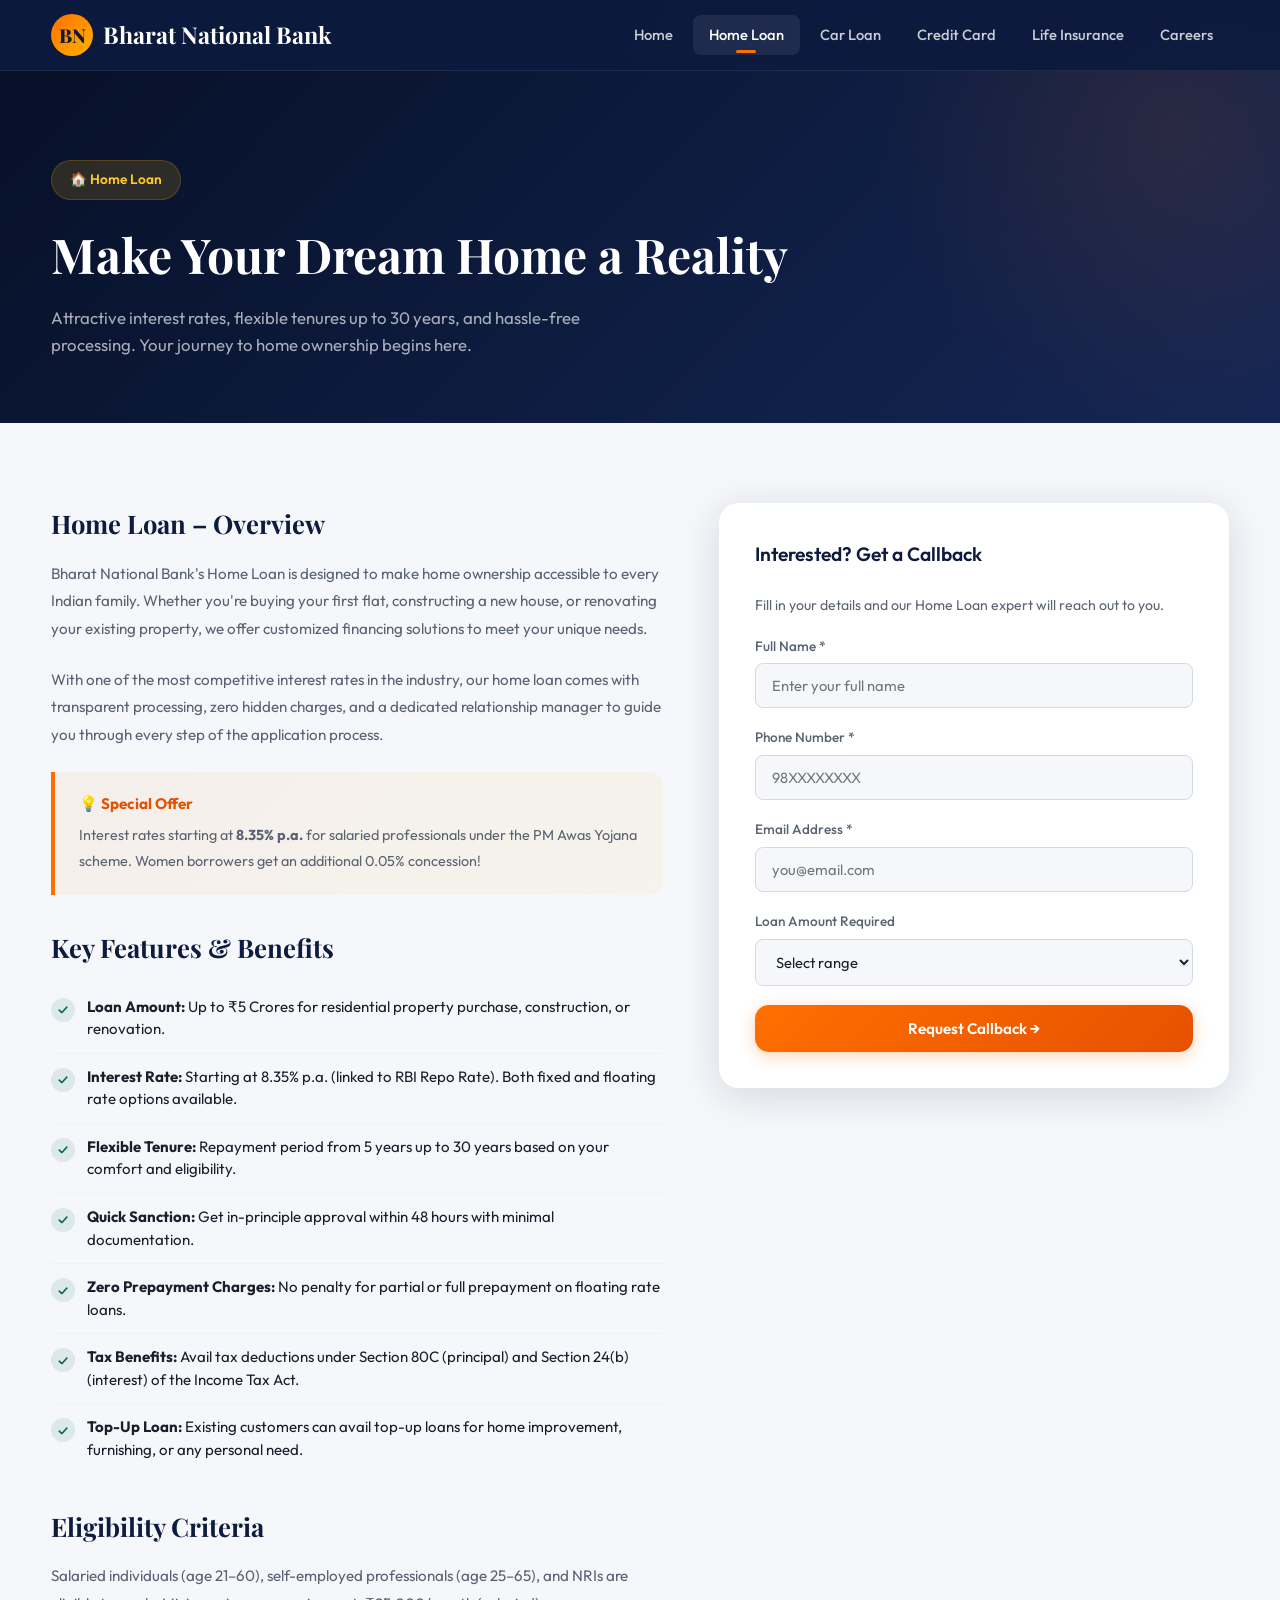
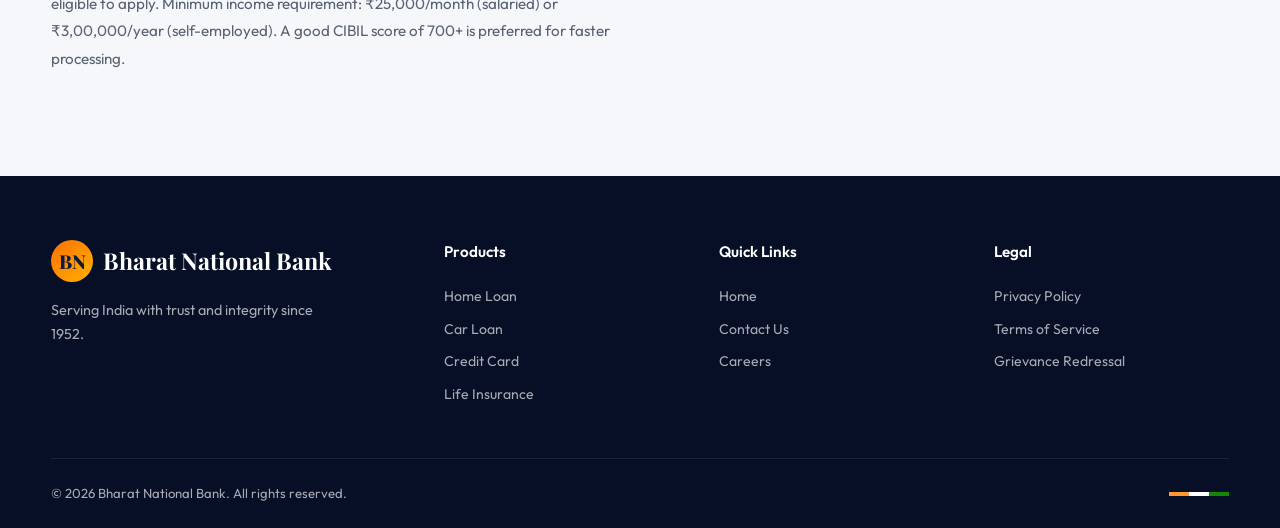
<file: home-loan.html>
<!DOCTYPE html>
<html lang="en">
<head>
    <!-- Consently Cookie Consent Widget -->
    <script src="https://www.consently.in/widget.js" data-consently-id="cnsty_mhnhhg68_map2kra3v" defer></script>
  <meta charset="UTF-8">
  <meta name="viewport" content="width=device-width, initial-scale=1.0">
  <title>Home Loan – Bharat National Bank</title>
  <meta name="description" content="Get your dream home with Bharat National Bank's home loan starting at 8.35% p.a. Quick sanction, minimal documentation, and flexible repayment options.">
  <link rel="stylesheet" href="styles.css">
</head>
<body>

  <!-- NAVBAR -->
  <nav class="navbar">
    <div class="container">
      <a href="index.html" class="logo">
        <div class="logo-icon">BN</div>
        Bharat National Bank
      </a>
      <div class="nav-links">
        <a href="index.html">Home</a>
        <a href="home-loan.html" class="active">Home Loan</a>
        <a href="car-loan.html">Car Loan</a>
        <a href="credit-card.html">Credit Card</a>
        <a href="life-insurance.html">Life Insurance</a>
        <a href="careers.html">Careers</a>
      </div>
      <div class="hamburger"><span></span><span></span><span></span></div>
    </div>
  </nav>

  <!-- PAGE HERO -->
  <section class="page-hero">
    <div class="container">
      <div class="hero-badge">🏠 Home Loan</div>
      <h1>Make Your Dream Home a Reality</h1>
      <p>Attractive interest rates, flexible tenures up to 30 years, and hassle-free processing. Your journey to home ownership begins here.</p>
    </div>
  </section>

  <!-- CONTENT -->
  <section class="product-page-content">
    <div class="container">
      <div class="product-layout">
        <div class="product-details fade-in">
          <h2>Home Loan – Overview</h2>
          <p>Bharat National Bank's Home Loan is designed to make home ownership accessible to every Indian family. Whether you're buying your first flat, constructing a new house, or renovating your existing property, we offer customized financing solutions to meet your unique needs.</p>
          <p>With one of the most competitive interest rates in the industry, our home loan comes with transparent processing, zero hidden charges, and a dedicated relationship manager to guide you through every step of the application process.</p>

          <div class="highlight-box">
            <h4>💡 Special Offer</h4>
            <p>Interest rates starting at <strong>8.35% p.a.</strong> for salaried professionals under the PM Awas Yojana scheme. Women borrowers get an additional 0.05% concession!</p>
          </div>

          <h2>Key Features & Benefits</h2>
          <div class="feature-list">
            <div class="feature-item">
              <div class="check">✓</div>
              <span><strong>Loan Amount:</strong> Up to ₹5 Crores for residential property purchase, construction, or renovation.</span>
            </div>
            <div class="feature-item">
              <div class="check">✓</div>
              <span><strong>Interest Rate:</strong> Starting at 8.35% p.a. (linked to RBI Repo Rate). Both fixed and floating rate options available.</span>
            </div>
            <div class="feature-item">
              <div class="check">✓</div>
              <span><strong>Flexible Tenure:</strong> Repayment period from 5 years up to 30 years based on your comfort and eligibility.</span>
            </div>
            <div class="feature-item">
              <div class="check">✓</div>
              <span><strong>Quick Sanction:</strong> Get in-principle approval within 48 hours with minimal documentation.</span>
            </div>
            <div class="feature-item">
              <div class="check">✓</div>
              <span><strong>Zero Prepayment Charges:</strong> No penalty for partial or full prepayment on floating rate loans.</span>
            </div>
            <div class="feature-item">
              <div class="check">✓</div>
              <span><strong>Tax Benefits:</strong> Avail tax deductions under Section 80C (principal) and Section 24(b) (interest) of the Income Tax Act.</span>
            </div>
            <div class="feature-item">
              <div class="check">✓</div>
              <span><strong>Top-Up Loan:</strong> Existing customers can avail top-up loans for home improvement, furnishing, or any personal need.</span>
            </div>
          </div>

          <h2>Eligibility Criteria</h2>
          <p>Salaried individuals (age 21–60), self-employed professionals (age 25–65), and NRIs are eligible to apply. Minimum income requirement: ₹25,000/month (salaried) or ₹3,00,000/year (self-employed). A good CIBIL score of 700+ is preferred for faster processing.</p>
        </div>

        <!-- CONTACT FORM -->
        <div class="form-card fade-in" style="position:sticky; top:100px;">
          <h3>Interested? Get a Callback</h3>
          <p style="font-size:.88rem; color:var(--text-secondary); margin-bottom:1.2rem;">Fill in your details and our Home Loan expert will reach out to you.</p>
          <form name="home-loan" data-form="home-loan" method="POST" data-netlify="true">
            <div class="form-group">
              <label for="hl-name">Full Name *</label>
              <input type="text" id="hl-name" name="name" placeholder="Enter your full name" required>
            </div>
            <div class="form-group">
              <label for="hl-phone">Phone Number *</label>
              <input type="tel" id="hl-phone" name="phone" placeholder="98XXXXXXXX" required>
            </div>
            <div class="form-group">
              <label for="hl-email">Email Address *</label>
              <input type="email" id="hl-email" name="email" placeholder="you@email.com" required>
            </div>
            <div class="form-group">
              <label for="hl-amount">Loan Amount Required</label>
              <select id="hl-amount" name="amount">
                <option value="">Select range</option>
                <option>Up to ₹25 Lakhs</option>
                <option>₹25 Lakhs – ₹50 Lakhs</option>
                <option>₹50 Lakhs – ₹1 Crore</option>
                <option>₹1 Crore – ₹3 Crores</option>
                <option>Above ₹3 Crores</option>
              </select>
            </div>
            <button type="submit" class="form-submit-btn">Request Callback →</button>
          </form>
        </div>
      </div>
    </div>
  </section>

  <!-- FOOTER -->
  <footer class="footer">
    <div class="container">
      <div class="footer-grid">
        <div class="footer-brand">
          <div class="logo"><div class="logo-icon">BN</div> Bharat National Bank</div>
          <p>Serving India with trust and integrity since 1952.</p>
        </div>
        <div class="footer-col">
          <h4>Products</h4>
          <a href="home-loan.html">Home Loan</a>
          <a href="car-loan.html">Car Loan</a>
          <a href="credit-card.html">Credit Card</a>
          <a href="life-insurance.html">Life Insurance</a>
        </div>
        <div class="footer-col">
          <h4>Quick Links</h4>
          <a href="index.html">Home</a>
          <a href="index.html#contact">Contact Us</a>
          <a href="careers.html">Careers</a>
        </div>
        <div class="footer-col">
          <h4>Legal</h4>
          <a href="#">Privacy Policy</a>
          <a href="#">Terms of Service</a>
          <a href="#">Grievance Redressal</a>
        </div>
      </div>
      <div class="footer-bottom">
        <span>© 2026 Bharat National Bank. All rights reserved.</span>
        <div class="tricolor"><span class="saffron-bar"></span><span class="white-bar"></span><span class="green-bar"></span></div>
      </div>
    </div>
  </footer>

  <div class="modal-overlay" id="successModal">
    <div class="modal">
      <div class="success-icon">✅</div>
      <h3>Request Received!</h3>
      <p>Our Home Loan specialist will contact you shortly.</p>
      <button class="btn btn-primary" onclick="closeModal()">Close</button>
    </div>
  </div>

  <script src="script.js"></script>

  <!-- Consently DPDPA Widget -->
  <script defer src="https://www.consently.in/dpdpa-widget.js?v=1774107697443" data-dpdpa-widget-id="dpdpa_bec7e2fc"></script>
</body>
</html>
</file>
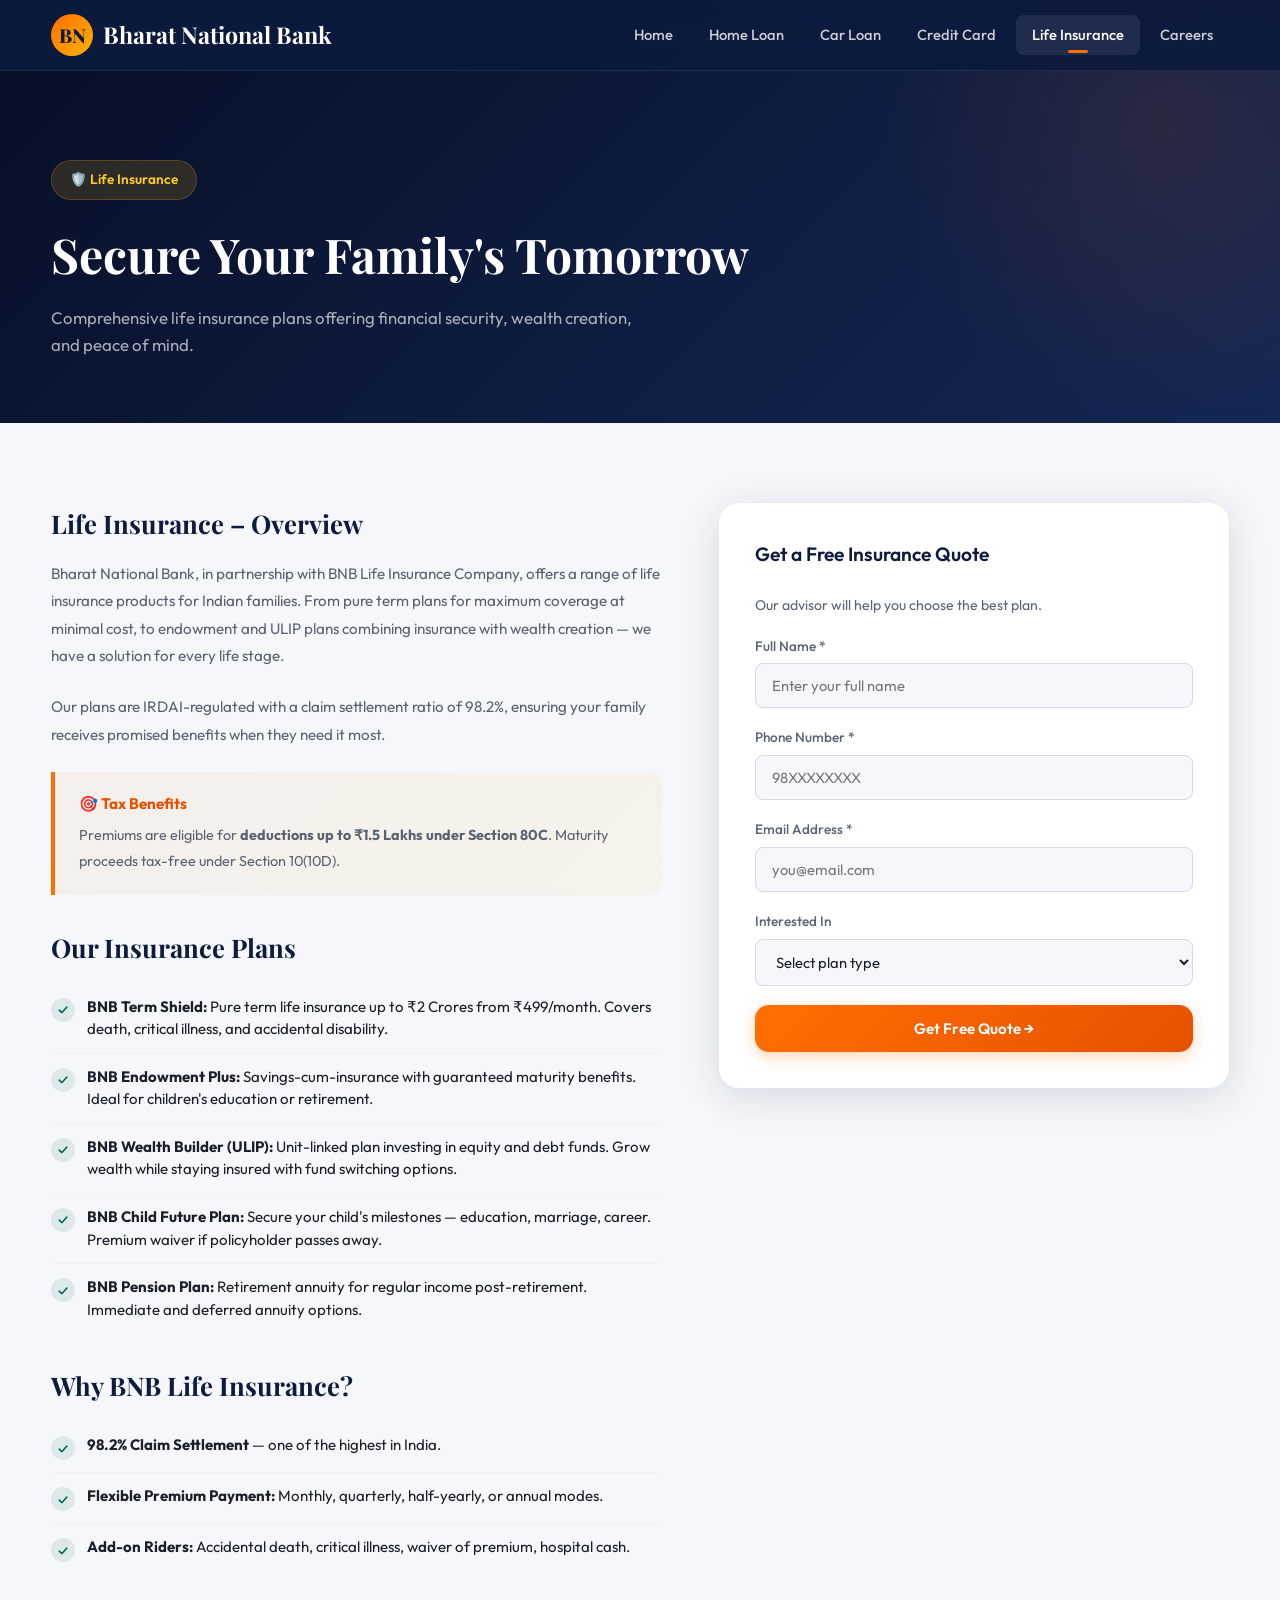
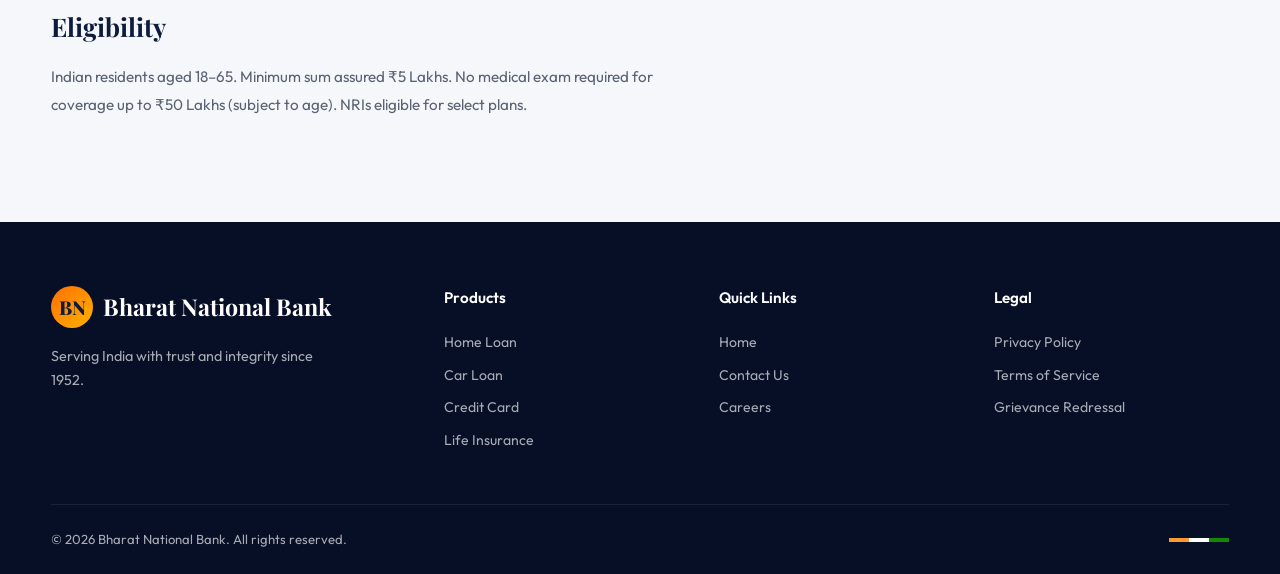
<file: life-insurance.html>
<!DOCTYPE html>
<html lang="en">
<head>
    <!-- Consently Cookie Consent Widget -->
    <script src="https://www.consently.in/widget.js" data-consently-id="cnsty_mhnhhg68_map2kra3v" defer></script>
  <meta charset="UTF-8">
  <meta name="viewport" content="width=device-width, initial-scale=1.0">
  <title>Life Insurance – Bharat National Bank</title>
  <meta name="description" content="Protect your family with Bharat National Bank's life insurance plans starting at ₹499/month.">
  <link rel="stylesheet" href="styles.css">
</head>
<body>
  <nav class="navbar">
    <div class="container">
      <a href="index.html" class="logo"><div class="logo-icon">BN</div> Bharat National Bank</a>
      <div class="nav-links">
        <a href="index.html">Home</a>
        <a href="home-loan.html">Home Loan</a>
        <a href="car-loan.html">Car Loan</a>
        <a href="credit-card.html">Credit Card</a>
        <a href="life-insurance.html" class="active">Life Insurance</a>
        <a href="careers.html">Careers</a>
      </div>
      <div class="hamburger"><span></span><span></span><span></span></div>
    </div>
  </nav>

  <section class="page-hero">
    <div class="container">
      <div class="hero-badge">🛡️ Life Insurance</div>
      <h1>Secure Your Family's Tomorrow</h1>
      <p>Comprehensive life insurance plans offering financial security, wealth creation, and peace of mind.</p>
    </div>
  </section>

  <section class="product-page-content">
    <div class="container">
      <div class="product-layout">
        <div class="product-details fade-in">
          <h2>Life Insurance – Overview</h2>
          <p>Bharat National Bank, in partnership with BNB Life Insurance Company, offers a range of life insurance products for Indian families. From pure term plans for maximum coverage at minimal cost, to endowment and ULIP plans combining insurance with wealth creation — we have a solution for every life stage.</p>
          <p>Our plans are IRDAI-regulated with a claim settlement ratio of 98.2%, ensuring your family receives promised benefits when they need it most.</p>

          <div class="highlight-box">
            <h4>🎯 Tax Benefits</h4>
            <p>Premiums are eligible for <strong>deductions up to ₹1.5 Lakhs under Section 80C</strong>. Maturity proceeds tax-free under Section 10(10D).</p>
          </div>

          <h2>Our Insurance Plans</h2>
          <div class="feature-list">
            <div class="feature-item">
              <div class="check">✓</div>
              <span><strong>BNB Term Shield:</strong> Pure term life insurance up to ₹2 Crores from ₹499/month. Covers death, critical illness, and accidental disability.</span>
            </div>
            <div class="feature-item">
              <div class="check">✓</div>
              <span><strong>BNB Endowment Plus:</strong> Savings-cum-insurance with guaranteed maturity benefits. Ideal for children's education or retirement.</span>
            </div>
            <div class="feature-item">
              <div class="check">✓</div>
              <span><strong>BNB Wealth Builder (ULIP):</strong> Unit-linked plan investing in equity and debt funds. Grow wealth while staying insured with fund switching options.</span>
            </div>
            <div class="feature-item">
              <div class="check">✓</div>
              <span><strong>BNB Child Future Plan:</strong> Secure your child's milestones — education, marriage, career. Premium waiver if policyholder passes away.</span>
            </div>
            <div class="feature-item">
              <div class="check">✓</div>
              <span><strong>BNB Pension Plan:</strong> Retirement annuity for regular income post-retirement. Immediate and deferred annuity options.</span>
            </div>
          </div>

          <h2>Why BNB Life Insurance?</h2>
          <div class="feature-list">
            <div class="feature-item">
              <div class="check">✓</div>
              <span><strong>98.2% Claim Settlement</strong> — one of the highest in India.</span>
            </div>
            <div class="feature-item">
              <div class="check">✓</div>
              <span><strong>Flexible Premium Payment:</strong> Monthly, quarterly, half-yearly, or annual modes.</span>
            </div>
            <div class="feature-item">
              <div class="check">✓</div>
              <span><strong>Add-on Riders:</strong> Accidental death, critical illness, waiver of premium, hospital cash.</span>
            </div>
          </div>

          <h2>Eligibility</h2>
          <p>Indian residents aged 18–65. Minimum sum assured ₹5 Lakhs. No medical exam required for coverage up to ₹50 Lakhs (subject to age). NRIs eligible for select plans.</p>
        </div>

        <div class="form-card fade-in" style="position:sticky; top:100px;">
          <h3>Get a Free Insurance Quote</h3>
          <p style="font-size:.88rem; color:var(--text-secondary); margin-bottom:1.2rem;">Our advisor will help you choose the best plan.</p>
          <form name="insurance" data-form="insurance" method="POST" data-netlify="true">
            <div class="form-group">
              <label for="li-name">Full Name *</label>
              <input type="text" id="li-name" name="name" placeholder="Enter your full name" required>
            </div>
            <div class="form-group">
              <label for="li-phone">Phone Number *</label>
              <input type="tel" id="li-phone" name="phone" placeholder="98XXXXXXXX" required>
            </div>
            <div class="form-group">
              <label for="li-email">Email Address *</label>
              <input type="email" id="li-email" name="email" placeholder="you@email.com" required>
            </div>
            <div class="form-group">
              <label for="li-plan">Interested In</label>
              <select id="li-plan" name="plan">
                <option value="">Select plan type</option>
                <option>Term Insurance</option>
                <option>Endowment Plan</option>
                <option>ULIP</option>
                <option>Child Plan</option>
                <option>Pension Plan</option>
                <option>Not Sure – Need Guidance</option>
              </select>
            </div>
            <button type="submit" class="form-submit-btn">Get Free Quote →</button>
          </form>
        </div>
      </div>
    </div>
  </section>

  <footer class="footer">
    <div class="container">
      <div class="footer-grid">
        <div class="footer-brand">
          <div class="logo"><div class="logo-icon">BN</div> Bharat National Bank</div>
          <p>Serving India with trust and integrity since 1952.</p>
        </div>
        <div class="footer-col"><h4>Products</h4><a href="home-loan.html">Home Loan</a><a href="car-loan.html">Car Loan</a><a href="credit-card.html">Credit Card</a><a href="life-insurance.html">Life Insurance</a></div>
        <div class="footer-col"><h4>Quick Links</h4><a href="index.html">Home</a><a href="index.html#contact">Contact Us</a><a href="careers.html">Careers</a></div>
        <div class="footer-col"><h4>Legal</h4><a href="#">Privacy Policy</a><a href="#">Terms of Service</a><a href="#">Grievance Redressal</a></div>
      </div>
      <div class="footer-bottom">
        <span>© 2026 Bharat National Bank. All rights reserved.</span>
        <div class="tricolor"><span class="saffron-bar"></span><span class="white-bar"></span><span class="green-bar"></span></div>
      </div>
    </div>
  </footer>

  <div class="modal-overlay" id="successModal">
    <div class="modal">
      <div class="success-icon">✅</div>
      <h3>Quote Requested!</h3>
      <p>Our insurance advisor will contact you shortly.</p>
      <button class="btn btn-primary" onclick="closeModal()">Close</button>
    </div>
  </div>
  <script src="script.js"></script>
<!-- Consently DPDPA Widget -->
<script defer src="https://www.consently.in/dpdpa-widget.js?v=1774938812189" data-dpdpa-widget-id="dpdpa_bec7e2fc"></script>
</body>
</html>
</file>
<file: styles.css>
/* ===== GLOBAL RESET & VARIABLES ===== */
@import url('https://fonts.googleapis.com/css2?family=Outfit:wght@300;400;500;600;700;800&family=Playfair+Display:wght@500;600;700&display=swap');

:root {
  /* Indian Bank Brand Colors – saffron, navy, deep green, gold */
  --saffron: #FF6F00;
  --saffron-light: #FFA040;
  --saffron-dark: #E65100;
  --navy: #0D1B3E;
  --navy-light: #152654;
  --navy-dark: #060F26;
  --deep-green: #00695C;
  --deep-green-light: #00897B;
  --gold: #FFB300;
  --gold-light: #FFCA28;
  --white: #FFFFFF;
  --off-white: #F5F7FA;
  --gray-100: #EEF1F6;
  --gray-200: #D5DAE1;
  --gray-400: #9BA3AE;
  --gray-600: #5A6373;
  --gray-800: #2D3442;
  --text-primary: #1A1F2B;
  --text-secondary: #5A6373;
  --success: #2E7D32;
  --shadow-sm: 0 2px 8px rgba(13,27,62,.06);
  --shadow-md: 0 4px 20px rgba(13,27,62,.10);
  --shadow-lg: 0 8px 40px rgba(13,27,62,.14);
  --shadow-xl: 0 12px 56px rgba(13,27,62,.18);
  --radius-sm: 8px;
  --radius-md: 14px;
  --radius-lg: 20px;
  --radius-xl: 28px;
  --transition: .3s cubic-bezier(.4,0,.2,1);
}

*, *::before, *::after { box-sizing: border-box; margin: 0; padding: 0; }

html { scroll-behavior: smooth; }

body {
  font-family: 'Outfit', sans-serif;
  color: var(--text-primary);
  background: var(--off-white);
  line-height: 1.6;
  -webkit-font-smoothing: antialiased;
}

a { text-decoration: none; color: inherit; }
img { max-width: 100%; display: block; }
ul { list-style: none; }

/* ===== UTILITY ===== */
.container {
  width: min(1200px, 92%);
  margin-inline: auto;
}

.section-title {
  font-family: 'Playfair Display', serif;
  font-size: clamp(1.75rem, 4vw, 2.5rem);
  font-weight: 700;
  color: var(--navy);
  margin-bottom: .5rem;
}

.section-subtitle {
  color: var(--text-secondary);
  font-size: 1.05rem;
  margin-bottom: 2.5rem;
  max-width: 600px;
}

.btn {
  display: inline-flex;
  align-items: center;
  gap: 8px;
  padding: 14px 32px;
  font-family: 'Outfit', sans-serif;
  font-weight: 600;
  font-size: .95rem;
  border: none;
  border-radius: var(--radius-md);
  cursor: pointer;
  transition: var(--transition);
  white-space: nowrap;
}

.btn-primary {
  background: linear-gradient(135deg, var(--saffron), var(--saffron-dark));
  color: var(--white);
  box-shadow: 0 4px 16px rgba(255,111,0,.35);
}
.btn-primary:hover {
  transform: translateY(-2px);
  box-shadow: 0 6px 24px rgba(255,111,0,.45);
}

.btn-outline {
  background: transparent;
  color: var(--navy);
  border: 2px solid var(--navy);
}
.btn-outline:hover {
  background: var(--navy);
  color: var(--white);
}

.btn-white {
  background: var(--white);
  color: var(--navy);
  box-shadow: var(--shadow-sm);
}
.btn-white:hover {
  transform: translateY(-2px);
  box-shadow: var(--shadow-md);
}

/* ===== NAVBAR ===== */
.navbar {
  position: fixed;
  top: 0;
  left: 0;
  width: 100%;
  z-index: 1000;
  background: rgba(13,27,62,.92);
  backdrop-filter: blur(16px);
  -webkit-backdrop-filter: blur(16px);
  border-bottom: 1px solid rgba(255,255,255,.08);
  transition: var(--transition);
}

.navbar .container {
  display: flex;
  align-items: center;
  justify-content: space-between;
  padding: 14px 0;
}

.logo {
  display: flex;
  align-items: center;
  gap: 10px;
  font-family: 'Playfair Display', serif;
  font-weight: 700;
  font-size: 1.45rem;
  color: var(--white);
}

.logo-icon {
  width: 42px;
  height: 42px;
  background: linear-gradient(135deg, var(--saffron), var(--gold));
  border-radius: 50%;
  display: flex;
  align-items: center;
  justify-content: center;
  font-size: 1.2rem;
  font-weight: 800;
  color: var(--navy);
}

.nav-links {
  display: flex;
  align-items: center;
  gap: 4px;
}

.nav-links a {
  color: rgba(255,255,255,.78);
  font-weight: 500;
  font-size: .92rem;
  padding: 8px 16px;
  border-radius: var(--radius-sm);
  transition: var(--transition);
  position: relative;
}

.nav-links a:hover,
.nav-links a.active {
  color: var(--white);
  background: rgba(255,255,255,.08);
}

.nav-links a.active::after {
  content: '';
  position: absolute;
  bottom: 2px;
  left: 50%;
  transform: translateX(-50%);
  width: 20px;
  height: 3px;
  background: var(--saffron);
  border-radius: 2px;
}

.hamburger {
  display: none;
  flex-direction: column;
  gap: 5px;
  cursor: pointer;
  padding: 8px;
  z-index: 1001;
}

.hamburger span {
  width: 24px;
  height: 2.5px;
  background: var(--white);
  border-radius: 2px;
  transition: var(--transition);
}

/* ===== HERO ===== */
.hero {
  min-height: 100vh;
  display: flex;
  align-items: center;
  background: linear-gradient(135deg, var(--navy-dark) 0%, var(--navy) 40%, var(--navy-light) 100%);
  position: relative;
  overflow: hidden;
  padding-top: 80px;
}

.hero::before {
  content: '';
  position: absolute;
  top: -30%;
  right: -10%;
  width: 700px;
  height: 700px;
  background: radial-gradient(circle, rgba(255,111,0,.12) 0%, transparent 70%);
  border-radius: 50%;
}

.hero::after {
  content: '';
  position: absolute;
  bottom: -20%;
  left: -5%;
  width: 500px;
  height: 500px;
  background: radial-gradient(circle, rgba(0,105,92,.15) 0%, transparent 70%);
  border-radius: 50%;
}

.hero .container {
  position: relative;
  z-index: 1;
}

.hero-content {
  max-width: 650px;
}

.hero-badge {
  display: inline-flex;
  align-items: center;
  gap: 8px;
  background: rgba(255,179,0,.15);
  color: var(--gold-light);
  padding: 8px 18px;
  border-radius: 50px;
  font-size: .85rem;
  font-weight: 600;
  margin-bottom: 1.5rem;
  border: 1px solid rgba(255,179,0,.2);
}

.hero h1 {
  font-family: 'Playfair Display', serif;
  font-size: clamp(2.2rem, 5vw, 3.5rem);
  font-weight: 700;
  color: var(--white);
  line-height: 1.15;
  margin-bottom: 1.2rem;
}

.hero h1 span {
  background: linear-gradient(135deg, var(--saffron), var(--gold));
  -webkit-background-clip: text;
  -webkit-text-fill-color: transparent;
  background-clip: text;
}

.hero p {
  color: rgba(255,255,255,.7);
  font-size: 1.12rem;
  margin-bottom: 2rem;
  max-width: 520px;
}

.hero-actions {
  display: flex;
  gap: 16px;
  flex-wrap: wrap;
}

.hero-stats {
  display: flex;
  gap: 48px;
  margin-top: 3.5rem;
  padding-top: 2.5rem;
  border-top: 1px solid rgba(255,255,255,.1);
}

.hero-stat h3 {
  font-size: 1.8rem;
  font-weight: 700;
  color: var(--saffron-light);
  line-height: 1;
}

.hero-stat p {
  font-size: .85rem;
  color: rgba(255,255,255,.55);
  margin-bottom: 0;
}

/* ===== PRODUCT CARDS ===== */
.products {
  padding: 6rem 0;
  background: var(--off-white);
}

.product-grid {
  display: grid;
  grid-template-columns: repeat(auto-fit, minmax(260px, 1fr));
  gap: 24px;
}

.product-card {
  background: var(--white);
  border-radius: var(--radius-lg);
  padding: 32px 28px;
  box-shadow: var(--shadow-sm);
  border: 1px solid var(--gray-100);
  transition: var(--transition);
  position: relative;
  overflow: hidden;
}

.product-card::before {
  content: '';
  position: absolute;
  top: 0;
  left: 0;
  width: 100%;
  height: 4px;
  background: linear-gradient(90deg, var(--saffron), var(--gold));
  transform: scaleX(0);
  transform-origin: left;
  transition: var(--transition);
}

.product-card:hover {
  transform: translateY(-6px);
  box-shadow: var(--shadow-lg);
}

.product-card:hover::before {
  transform: scaleX(1);
}

.product-icon {
  width: 56px;
  height: 56px;
  border-radius: var(--radius-md);
  display: flex;
  align-items: center;
  justify-content: center;
  font-size: 1.5rem;
  margin-bottom: 1.2rem;
}

.product-icon.home-loan { background: rgba(255,111,0,.1); }
.product-icon.car-loan { background: rgba(0,105,92,.1); }
.product-icon.credit-card { background: rgba(13,27,62,.08); }
.product-icon.insurance { background: rgba(255,179,0,.12); }

.product-card h3 {
  font-size: 1.15rem;
  font-weight: 600;
  margin-bottom: .6rem;
  color: var(--navy);
}

.product-card p {
  font-size: .92rem;
  color: var(--text-secondary);
  margin-bottom: 1.2rem;
  line-height: 1.6;
}

.product-link {
  display: inline-flex;
  align-items: center;
  gap: 6px;
  font-weight: 600;
  font-size: .9rem;
  color: var(--saffron-dark);
  transition: var(--transition);
}

.product-link:hover { gap: 10px; }

.product-link .arrow {
  transition: var(--transition);
}

/* ===== WHY CHOOSE US ===== */
.why-us {
  padding: 6rem 0;
  background: var(--white);
}

.why-grid {
  display: grid;
  grid-template-columns: repeat(auto-fit, minmax(240px, 1fr));
  gap: 28px;
}

.why-card {
  text-align: center;
  padding: 2rem 1.5rem;
}

.why-card .icon {
  width: 68px;
  height: 68px;
  margin: 0 auto 1.2rem;
  background: linear-gradient(135deg, rgba(255,111,0,.08), rgba(255,179,0,.08));
  border-radius: 50%;
  display: flex;
  align-items: center;
  justify-content: center;
  font-size: 1.6rem;
}

.why-card h3 {
  font-size: 1.08rem;
  font-weight: 600;
  margin-bottom: .5rem;
  color: var(--navy);
}

.why-card p {
  font-size: .9rem;
  color: var(--text-secondary);
}

/* ===== CONTACT SECTION ===== */
.contact {
  padding: 6rem 0;
  background: linear-gradient(135deg, var(--navy-dark), var(--navy));
  position: relative;
}

.contact .section-title {
  color: var(--white);
}

.contact .section-subtitle {
  color: rgba(255,255,255,.6);
}

.contact-wrapper {
  display: grid;
  grid-template-columns: 1fr 1fr;
  gap: 48px;
  align-items: start;
}

.contact-info {
  color: rgba(255,255,255,.75);
}

.contact-info h3 {
  color: var(--white);
  font-size: 1.3rem;
  margin-bottom: 1rem;
}

.contact-info p {
  margin-bottom: 2rem;
  font-size: .95rem;
  line-height: 1.7;
}

.contact-details {
  display: flex;
  flex-direction: column;
  gap: 16px;
}

.contact-detail {
  display: flex;
  align-items: center;
  gap: 14px;
}

.contact-detail .icon {
  width: 44px;
  height: 44px;
  background: rgba(255,111,0,.15);
  border-radius: 12px;
  display: flex;
  align-items: center;
  justify-content: center;
  font-size: 1.1rem;
  flex-shrink: 0;
}

.contact-detail span {
  font-size: .95rem;
}

/* ===== FORMS ===== */
.form-card {
  background: var(--white);
  border-radius: var(--radius-lg);
  padding: 36px;
  box-shadow: var(--shadow-lg);
}

.form-card h3 {
  font-size: 1.2rem;
  font-weight: 600;
  margin-bottom: 1.5rem;
  color: var(--navy);
}

.form-group {
  margin-bottom: 1.2rem;
}

.form-group label {
  display: block;
  font-size: .85rem;
  font-weight: 500;
  color: var(--gray-600);
  margin-bottom: 6px;
}

.form-group input,
.form-group textarea,
.form-group select {
  width: 100%;
  padding: 12px 16px;
  border: 1.5px solid var(--gray-200);
  border-radius: var(--radius-sm);
  font-family: 'Outfit', sans-serif;
  font-size: .92rem;
  color: var(--text-primary);
  background: var(--off-white);
  transition: var(--transition);
  outline: none;
}

.form-group input:focus,
.form-group textarea:focus,
.form-group select:focus {
  border-color: var(--saffron);
  background: var(--white);
  box-shadow: 0 0 0 4px rgba(255,111,0,.08);
}

.form-group textarea {
  resize: vertical;
  min-height: 100px;
}

.form-row {
  display: grid;
  grid-template-columns: 1fr 1fr;
  gap: 16px;
}

.form-submit-btn {
  width: 100%;
  padding: 14px;
  font-family: 'Outfit', sans-serif;
  font-weight: 600;
  font-size: .95rem;
  border: none;
  border-radius: var(--radius-md);
  background: linear-gradient(135deg, var(--saffron), var(--saffron-dark));
  color: var(--white);
  cursor: pointer;
  transition: var(--transition);
  box-shadow: 0 4px 16px rgba(255,111,0,.3);
}

.form-submit-btn:hover {
  transform: translateY(-2px);
  box-shadow: 0 6px 24px rgba(255,111,0,.4);
}

/* ===== PRODUCT PAGE HERO ===== */
.page-hero {
  padding: 10rem 0 4rem;
  background: linear-gradient(135deg, var(--navy-dark), var(--navy), var(--navy-light));
  position: relative;
  overflow: hidden;
}

.page-hero::before {
  content: '';
  position: absolute;
  top: -40%;
  right: -15%;
  width: 600px;
  height: 600px;
  background: radial-gradient(circle, rgba(255,111,0,.1) 0%, transparent 70%);
  border-radius: 50%;
}

.page-hero .hero-badge {
  margin-bottom: 1rem;
}

.page-hero h1 {
  font-family: 'Playfair Display', serif;
  font-size: clamp(2rem, 4vw, 3rem);
  color: var(--white);
  font-weight: 700;
  margin-bottom: .8rem;
}

.page-hero p {
  color: rgba(255,255,255,.65);
  font-size: 1.05rem;
  max-width: 600px;
}

/* ===== PRODUCT PAGE CONTENT ===== */
.product-page-content {
  padding: 5rem 0;
}

.product-layout {
  display: grid;
  grid-template-columns: 1.2fr 1fr;
  gap: 56px;
  align-items: start;
}

.product-details h2 {
  font-family: 'Playfair Display', serif;
  font-size: 1.6rem;
  color: var(--navy);
  margin-bottom: 1rem;
}

.product-details p {
  color: var(--text-secondary);
  font-size: .95rem;
  line-height: 1.8;
  margin-bottom: 1.5rem;
}

.feature-list {
  margin-bottom: 2rem;
}

.feature-item {
  display: flex;
  align-items: flex-start;
  gap: 12px;
  padding: 12px 0;
  border-bottom: 1px solid var(--gray-100);
}

.feature-item:last-child { border-bottom: none; }

.feature-item .check {
  width: 24px;
  height: 24px;
  background: rgba(0,105,92,.1);
  border-radius: 50%;
  display: flex;
  align-items: center;
  justify-content: center;
  color: var(--deep-green);
  font-size: .75rem;
  font-weight: 700;
  flex-shrink: 0;
  margin-top: 2px;
}

.feature-item span {
  font-size: .94rem;
  color: var(--text-primary);
  line-height: 1.5;
}

.highlight-box {
  background: linear-gradient(135deg, rgba(255,111,0,.06), rgba(255,179,0,.06));
  border-left: 4px solid var(--saffron);
  border-radius: 0 var(--radius-md) var(--radius-md) 0;
  padding: 20px 24px;
  margin-bottom: 2rem;
}

.highlight-box h4 {
  color: var(--saffron-dark);
  font-size: .95rem;
  margin-bottom: .4rem;
}

.highlight-box p {
  color: var(--gray-600);
  font-size: .9rem;
  margin-bottom: 0;
}

/* ===== CAREERS PAGE ===== */
.careers-section {
  padding: 5rem 0;
}

.careers-intro {
  text-align: center;
  max-width: 700px;
  margin: 0 auto 3rem;
}

.careers-intro p {
  color: var(--text-secondary);
  font-size: 1rem;
  line-height: 1.7;
}

.openings-grid {
  display: grid;
  grid-template-columns: repeat(auto-fit, minmax(340px, 1fr));
  gap: 24px;
  margin-bottom: 4rem;
}

.opening-card {
  background: var(--white);
  border: 1px solid var(--gray-100);
  border-radius: var(--radius-lg);
  padding: 28px;
  box-shadow: var(--shadow-sm);
  transition: var(--transition);
}

.opening-card:hover {
  transform: translateY(-4px);
  box-shadow: var(--shadow-md);
}

.opening-header {
  display: flex;
  justify-content: space-between;
  align-items: flex-start;
  margin-bottom: 1rem;
}

.opening-card h3 {
  font-size: 1.1rem;
  font-weight: 600;
  color: var(--navy);
}

.opening-badge {
  padding: 4px 12px;
  border-radius: 50px;
  font-size: .75rem;
  font-weight: 600;
}

.badge-fulltime {
  background: rgba(0,105,92,.1);
  color: var(--deep-green);
}

.badge-contract {
  background: rgba(255,111,0,.1);
  color: var(--saffron-dark);
}

.opening-meta {
  display: flex;
  gap: 16px;
  margin-bottom: .8rem;
  flex-wrap: wrap;
}

.opening-meta span {
  display: inline-flex;
  align-items: center;
  gap: 5px;
  font-size: .82rem;
  color: var(--text-secondary);
}

.opening-card p {
  font-size: .9rem;
  color: var(--text-secondary);
  line-height: 1.6;
  margin-bottom: 1rem;
}

.opening-tags {
  display: flex;
  flex-wrap: wrap;
  gap: 8px;
}

.opening-tag {
  padding: 4px 12px;
  background: var(--gray-100);
  border-radius: 50px;
  font-size: .78rem;
  font-weight: 500;
  color: var(--gray-600);
}

/* ===== CAREERS REGISTRATION ===== */
.careers-register {
  background: var(--white);
  border-radius: var(--radius-xl);
  padding: 48px;
  box-shadow: var(--shadow-md);
  border: 1px solid var(--gray-100);
  max-width: 780px;
  margin: 0 auto;
}

.careers-register h2 {
  font-family: 'Playfair Display', serif;
  font-size: 1.5rem;
  color: var(--navy);
  margin-bottom: .5rem;
}

.careers-register > p {
  color: var(--text-secondary);
  font-size: .95rem;
  margin-bottom: 2rem;
}

/* ===== FOOTER ===== */
.footer {
  background: var(--navy-dark);
  color: rgba(255,255,255,.65);
  padding: 4rem 0 0;
}

.footer-grid {
  display: grid;
  grid-template-columns: 1.5fr 1fr 1fr 1fr;
  gap: 40px;
  padding-bottom: 3rem;
  border-bottom: 1px solid rgba(255,255,255,.08);
}

.footer-brand .logo {
  margin-bottom: 1rem;
}

.footer-brand p {
  font-size: .9rem;
  line-height: 1.7;
  max-width: 280px;
}

.footer-col h4 {
  color: var(--white);
  font-size: .95rem;
  font-weight: 600;
  margin-bottom: 1rem;
}

.footer-col a {
  display: block;
  font-size: .88rem;
  padding: 5px 0;
  transition: var(--transition);
}

.footer-col a:hover {
  color: var(--saffron-light);
  transform: translateX(4px);
}

.footer-bottom {
  padding: 1.5rem 0;
  display: flex;
  justify-content: space-between;
  align-items: center;
  font-size: .82rem;
}

.footer-bottom .tricolor {
  display: flex;
  gap: 0;
}

.tricolor span {
  width: 20px;
  height: 4px;
}

.tricolor .saffron-bar { background: #FF9933; }
.tricolor .white-bar { background: #FFFFFF; }
.tricolor .green-bar { background: #138808; }

/* ===== SUCCESS MODAL ===== */
.modal-overlay {
  display: none;
  position: fixed;
  inset: 0;
  background: rgba(0,0,0,.5);
  backdrop-filter: blur(6px);
  z-index: 2000;
  align-items: center;
  justify-content: center;
}

.modal-overlay.active {
  display: flex;
}

.modal {
  background: var(--white);
  border-radius: var(--radius-xl);
  padding: 48px;
  text-align: center;
  max-width: 420px;
  width: 90%;
  animation: modalIn .3s ease;
}

@keyframes modalIn {
  from { opacity: 0; transform: scale(.9) translateY(20px); }
  to { opacity: 1; transform: scale(1) translateY(0); }
}

.modal .success-icon {
  width: 72px;
  height: 72px;
  background: rgba(46,125,50,.1);
  border-radius: 50%;
  display: flex;
  align-items: center;
  justify-content: center;
  margin: 0 auto 1.2rem;
  font-size: 2rem;
}

.modal h3 {
  font-size: 1.3rem;
  color: var(--navy);
  margin-bottom: .5rem;
}

.modal p {
  color: var(--text-secondary);
  font-size: .92rem;
  margin-bottom: 1.5rem;
}

/* ===== ANIMATIONS ===== */
.fade-in {
  opacity: 0;
  transform: translateY(24px);
  transition: opacity .6s ease, transform .6s ease;
}

.fade-in.visible {
  opacity: 1;
  transform: translateY(0);
}

/* ===== RESPONSIVE ===== */
@media (max-width: 768px) {
  .nav-links {
    position: fixed;
    top: 0;
    right: -100%;
    width: 280px;
    height: 100vh;
    background: var(--navy);
    flex-direction: column;
    padding: 80px 32px 32px;
    transition: var(--transition);
    gap: 8px;
  }

  .nav-links.active {
    right: 0;
  }

  .hamburger { display: flex; }

  .hero-stats { gap: 24px; }

  .contact-wrapper { grid-template-columns: 1fr; }

  .product-layout { grid-template-columns: 1fr; }

  .footer-grid {
    grid-template-columns: 1fr 1fr;
    gap: 28px;
  }

  .form-row { grid-template-columns: 1fr; }

  .openings-grid { grid-template-columns: 1fr; }

  .careers-register { padding: 28px; }
}
</file>
